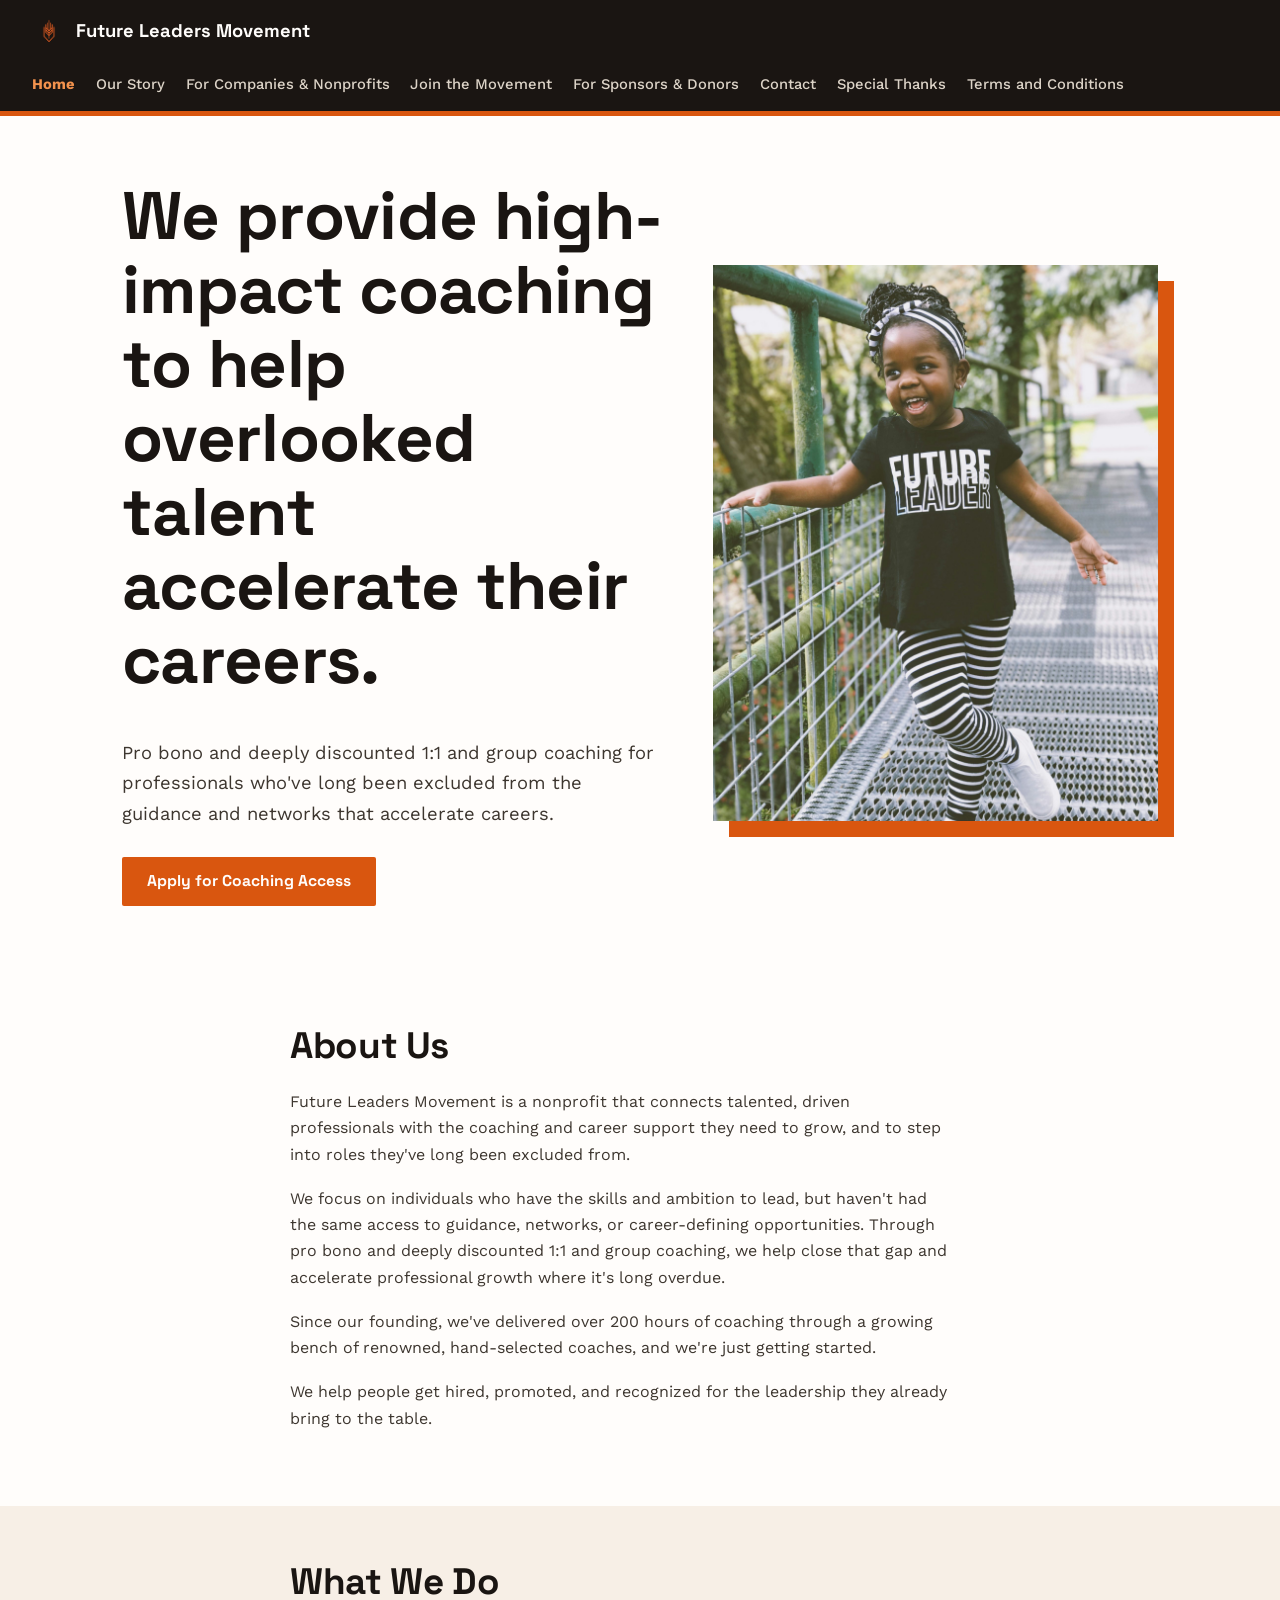
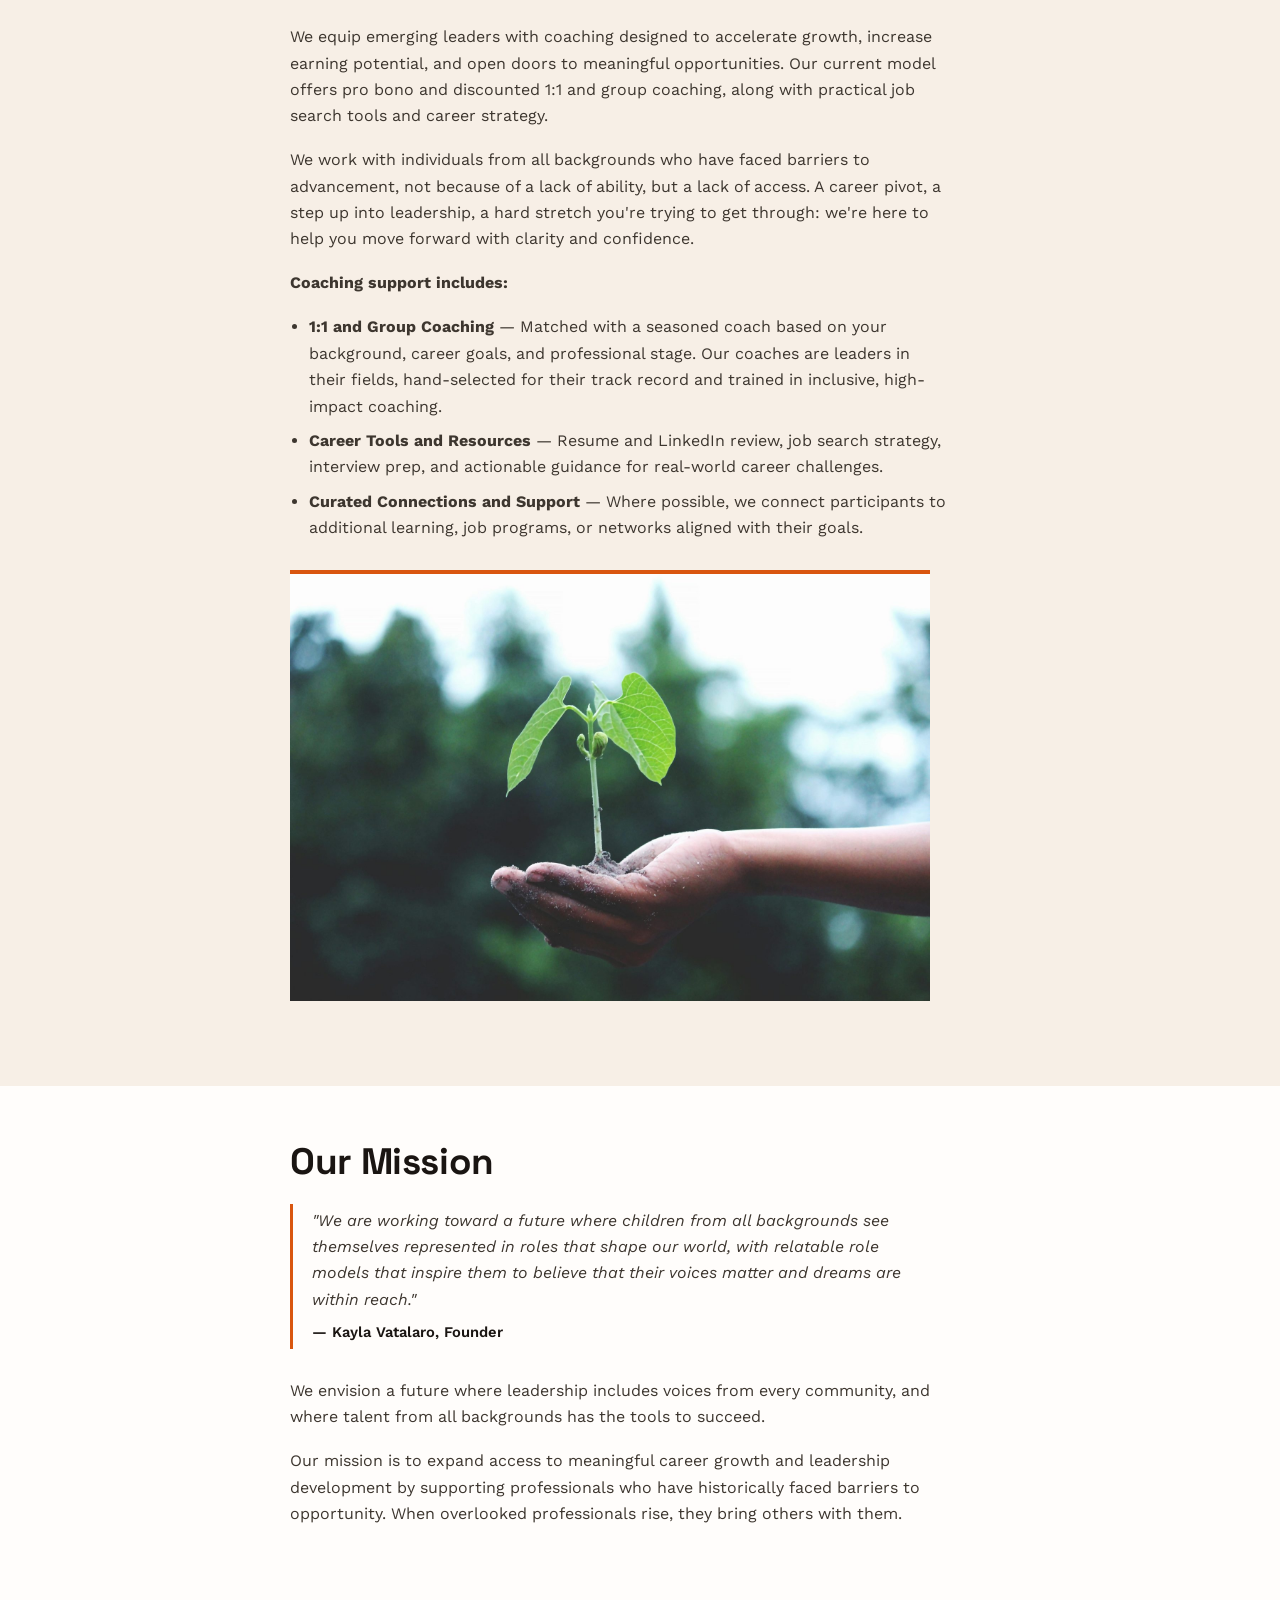
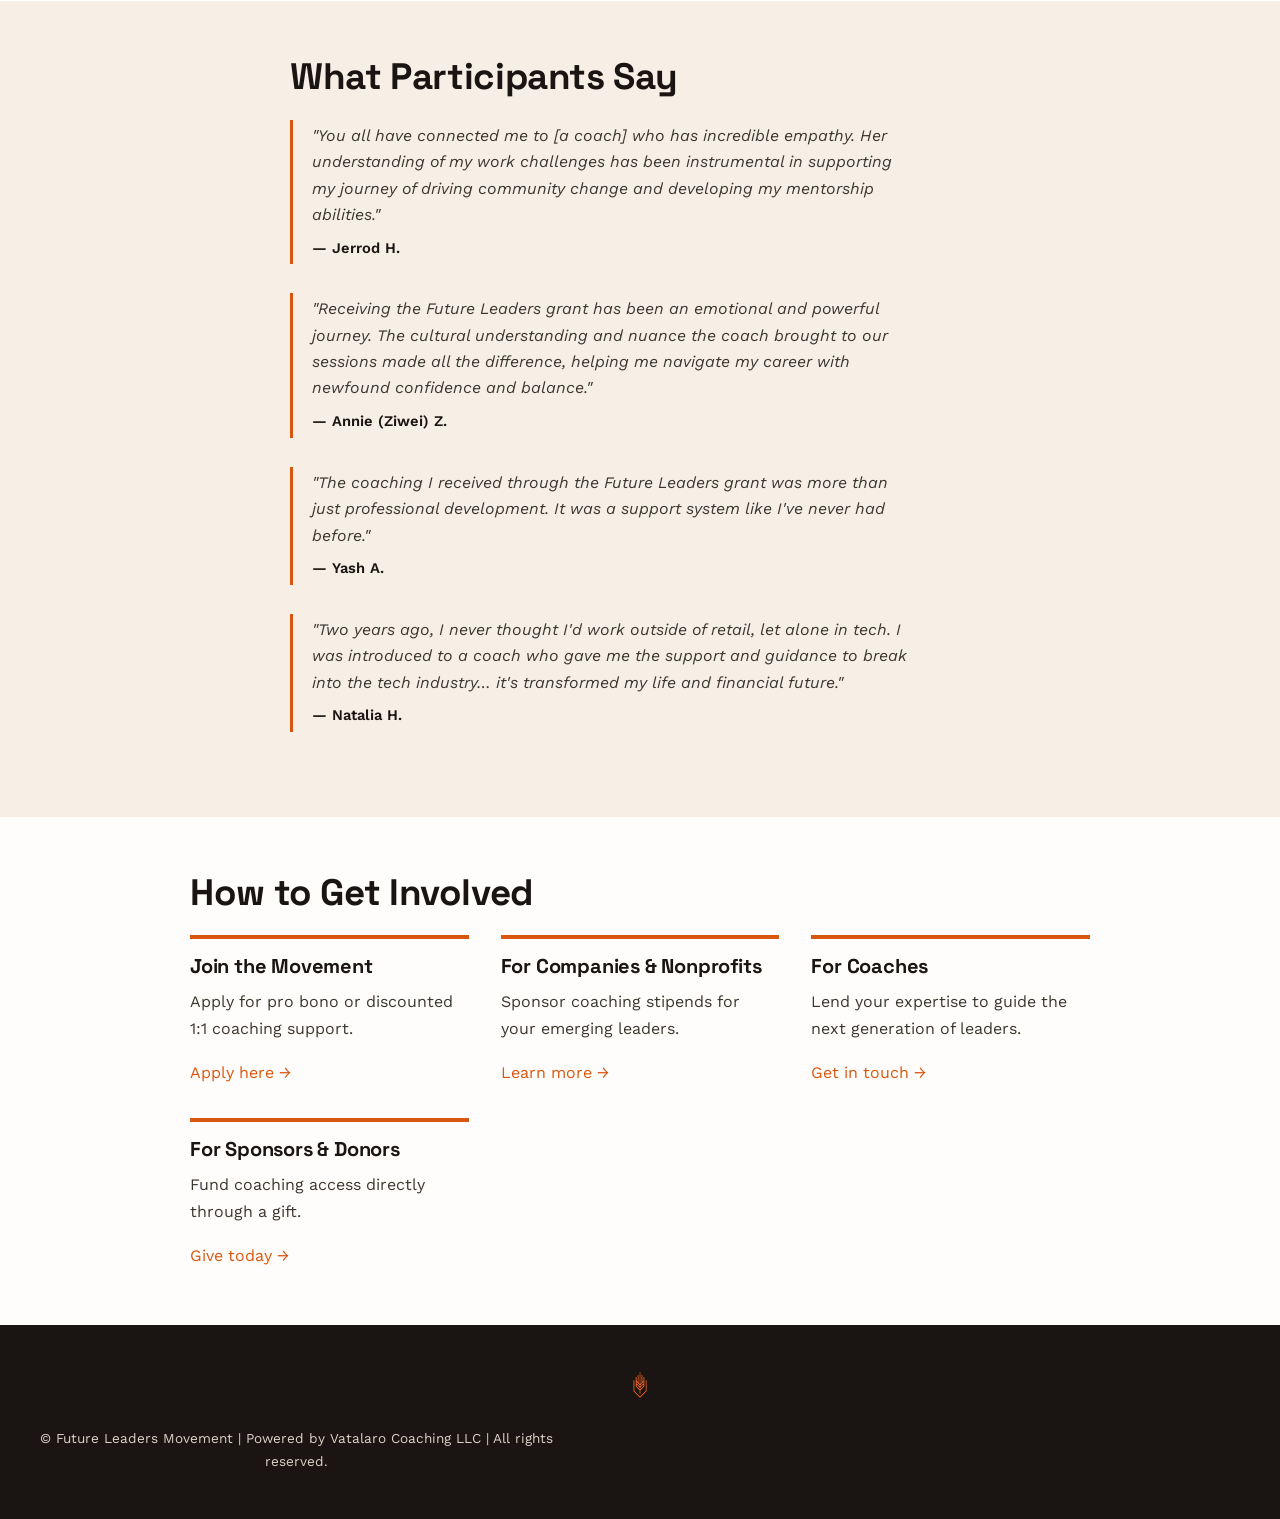
<file: index.html>
<!DOCTYPE html>
<html lang="en">
<head>
<meta charset="UTF-8">
<meta name="viewport" content="width=device-width, initial-scale=1.0">
<title>Future Leaders Movement</title>
<link rel="stylesheet" href="style.css">
</head>
<body>

<header class="site-header">
  <a href="index.html" class="wordmark"><img src="images/logo-icon.png" alt="">Future Leaders Movement</a>
  <button class="nav-toggle" aria-label="Toggle navigation" aria-expanded="false">&#9776;</button>
  <nav class="site-nav">
    <a href="index.html" aria-current="page">Home</a>
    <a href="our-story.html">Our Story</a>
    <a href="for-companies.html">For Companies &amp; Nonprofits</a>
    <a href="join-the-movement.html">Join the Movement</a>
    <a href="for-sponsors.html">For Sponsors &amp; Donors</a>
    <a href="contact.html">Contact</a>
    <a href="special-thanks.html">Special Thanks</a>
    <a href="terms.html">Terms and Conditions</a>
  </nav>
</header>

<section class="hero">
  <div class="hero-grid">
    <div class="hero-text">
      <h1>We provide high-impact coaching to help overlooked talent accelerate their careers.</h1>
      <p class="lede">Pro bono and deeply discounted 1:1 and group coaching for professionals who've long been excluded from the guidance and networks that accelerate careers.</p>
      <a href="join-the-movement.html" class="btn">Apply for Coaching Access</a>
    </div>
    <div class="hero-media">
      <img src="images/kiana-bosman.jpg" alt="A child wearing a 'Future Leader' t-shirt, smiling and running along a bridge.">
    </div>
  </div>
</section>

<section class="section">
  <div class="section-inner narrow">
    <h2>About Us</h2>
    <p>Future Leaders Movement is a nonprofit that connects talented, driven professionals with the coaching and career support they need to grow, and to step into roles they've long been excluded from.</p>
    <p>We focus on individuals who have the skills and ambition to lead, but haven't had the same access to guidance, networks, or career-defining opportunities. Through pro bono and deeply discounted 1:1 and group coaching, we help close that gap and accelerate professional growth where it's long overdue.</p>
    <p>Since our founding, we've delivered over 200 hours of coaching through a growing bench of renowned, hand-selected coaches, and we're just getting started.</p>
    <p>We help people get hired, promoted, and recognized for the leadership they already bring to the table.</p>
  </div>
</section>

<section class="section band-cream">
  <div class="section-inner narrow">
    <h2>What We Do</h2>
    <p>We equip emerging leaders with coaching designed to accelerate growth, increase earning potential, and open doors to meaningful opportunities. Our current model offers pro bono and discounted 1:1 and group coaching, along with practical job search tools and career strategy.</p>
    <p>We work with individuals from all backgrounds who have faced barriers to advancement, not because of a lack of ability, but a lack of access. A career pivot, a step up into leadership, a hard stretch you're trying to get through: we're here to help you move forward with clarity and confidence.</p>
    <p><strong>Coaching support includes:</strong></p>
    <ul>
      <li><strong>1:1 and Group Coaching</strong> — Matched with a seasoned coach based on your background, career goals, and professional stage. Our coaches are leaders in their fields, hand-selected for their track record and trained in inclusive, high-impact coaching.</li>
      <li><strong>Career Tools and Resources</strong> — Resume and LinkedIn review, job search strategy, interview prep, and actionable guidance for real-world career challenges.</li>
      <li><strong>Curated Connections and Support</strong> — Where possible, we connect participants to additional learning, job programs, or networks aligned with their goals.</li>
    </ul>
    <figure class="section-image">
      <img src="images/akil-mazumder.jpg" alt="A hand cradling a small seedling growing out of soil.">
    </figure>
  </div>
</section>

<section class="section">
  <div class="section-inner narrow">
    <h2>Our Mission</h2>
    <blockquote>
      <p>"We are working toward a future where children from all backgrounds see themselves represented in roles that shape our world, with relatable role models that inspire them to believe that their voices matter and dreams are within reach."</p>
      <cite>— Kayla Vatalaro, Founder</cite>
    </blockquote>
    <p>We envision a future where leadership includes voices from every community, and where talent from all backgrounds has the tools to succeed.</p>
    <p>Our mission is to expand access to meaningful career growth and leadership development by supporting professionals who have historically faced barriers to opportunity. When overlooked professionals rise, they bring others with them.</p>
  </div>
</section>

<section class="section band-cream">
  <div class="section-inner narrow">
    <h2>What Participants Say</h2>
    <blockquote>
      <p>"You all have connected me to [a coach] who has incredible empathy. Her understanding of my work challenges has been instrumental in supporting my journey of driving community change and developing my mentorship abilities."</p>
      <cite>— Jerrod H.</cite>
    </blockquote>
    <blockquote>
      <p>"Receiving the Future Leaders grant has been an emotional and powerful journey. The cultural understanding and nuance the coach brought to our sessions made all the difference, helping me navigate my career with newfound confidence and balance."</p>
      <cite>— Annie (Ziwei) Z.</cite>
    </blockquote>
    <blockquote>
      <p>"The coaching I received through the Future Leaders grant was more than just professional development. It was a support system like I've never had before."</p>
      <cite>— Yash A.</cite>
    </blockquote>
    <blockquote>
      <p>"Two years ago, I never thought I'd work outside of retail, let alone in tech. I was introduced to a coach who gave me the support and guidance to break into the tech industry… it's transformed my life and financial future."</p>
      <cite>— Natalia H.</cite>
    </blockquote>
  </div>
</section>

<section class="section">
  <div class="section-inner">
    <h2>How to Get Involved</h2>
    <div class="grid">
      <div class="grid-item">
        <h3>Join the Movement</h3>
        <p>Apply for pro bono or discounted 1:1 coaching support.</p>
        <a href="join-the-movement.html">Apply here &rarr;</a>
      </div>
      <div class="grid-item">
        <h3>For Companies &amp; Nonprofits</h3>
        <p>Sponsor coaching stipends for your emerging leaders.</p>
        <a href="for-companies.html">Learn more &rarr;</a>
      </div>
      <div class="grid-item">
        <h3>For Coaches</h3>
        <p>Lend your expertise to guide the next generation of leaders.</p>
        <a href="for-companies.html">Get in touch &rarr;</a>
      </div>
      <div class="grid-item">
        <h3>For Sponsors &amp; Donors</h3>
        <p>Fund coaching access directly through a gift.</p>
        <a href="for-sponsors.html">Give today &rarr;</a>
      </div>
    </div>
  </div>
</section>

<footer class="site-footer">
  <img src="images/logo-icon.png" alt="Future Leaders Movement">
  <p>&copy; Future Leaders Movement | Powered by Vatalaro Coaching LLC | All rights reserved.</p>
</footer>

<script src="script.js" defer></script>
</body>
</html>
</file>
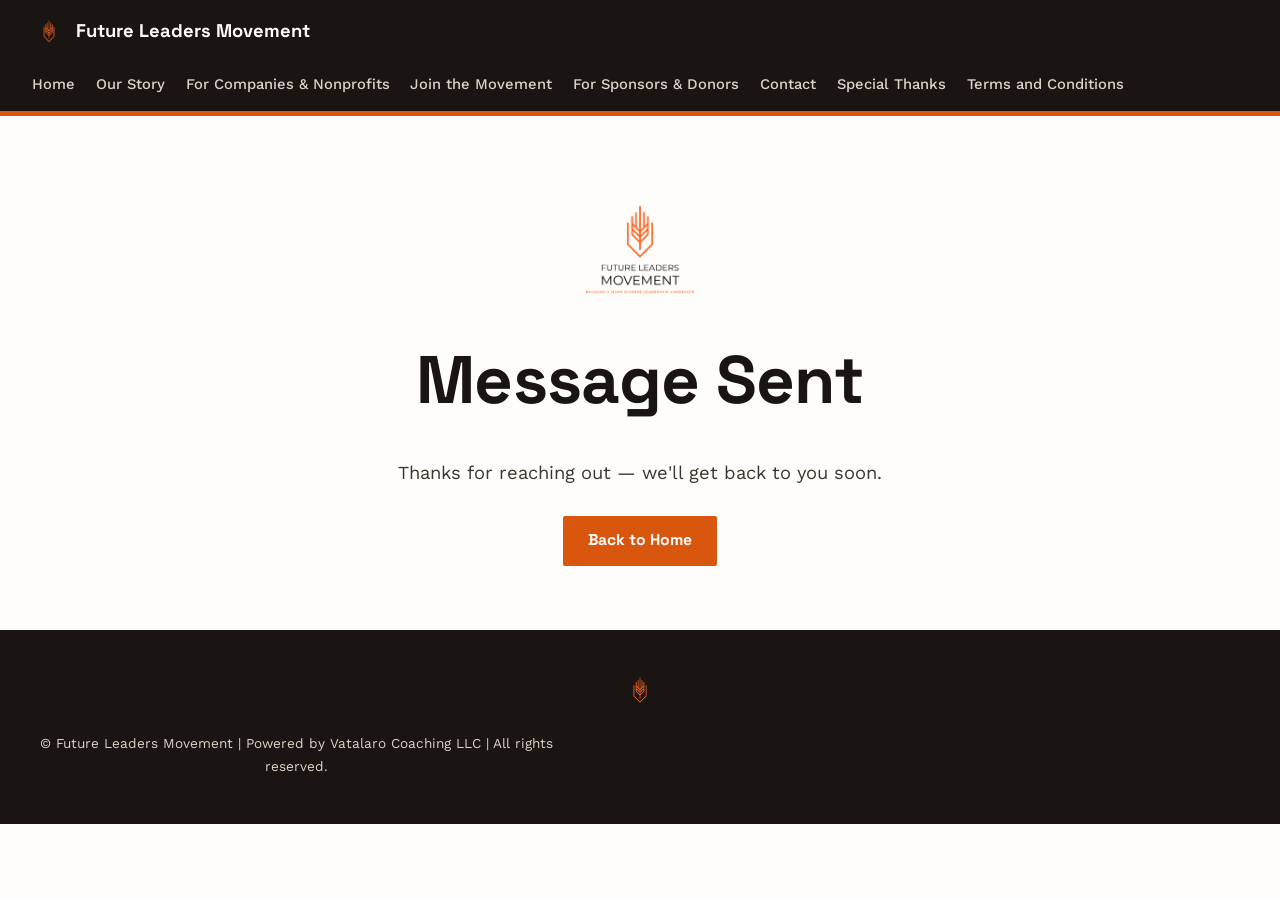
<file: contact-thanks.html>
<!DOCTYPE html>
<html lang="en">
<head>
<meta charset="UTF-8">
<meta name="viewport" content="width=device-width, initial-scale=1.0">
<title>Thank You | Future Leaders Movement</title>
<link rel="stylesheet" href="style.css">
</head>
<body>

<header class="site-header">
  <a href="index.html" class="wordmark"><img src="images/logo-icon.png" alt="">Future Leaders Movement</a>
  <button class="nav-toggle" aria-label="Toggle navigation" aria-expanded="false">&#9776;</button>
  <nav class="site-nav">
    <a href="index.html">Home</a>
    <a href="our-story.html">Our Story</a>
    <a href="for-companies.html">For Companies &amp; Nonprofits</a>
    <a href="join-the-movement.html">Join the Movement</a>
    <a href="for-sponsors.html">For Sponsors &amp; Donors</a>
    <a href="contact.html">Contact</a>
    <a href="special-thanks.html">Special Thanks</a>
    <a href="terms.html">Terms and Conditions</a>
  </nav>
</header>

<section class="hero centered">
  <img src="images/logo-full.png" alt="Future Leaders Movement" class="hero-logo">
  <h1>Message Sent</h1>
  <p class="lede">Thanks for reaching out — we'll get back to you soon.</p>
  <a href="index.html" class="btn">Back to Home</a>
</section>

<footer class="site-footer">
  <img src="images/logo-icon.png" alt="Future Leaders Movement">
  <p>&copy; Future Leaders Movement | Powered by Vatalaro Coaching LLC | All rights reserved.</p>
</footer>

<script src="script.js" defer></script>
</body>
</html>
</file>
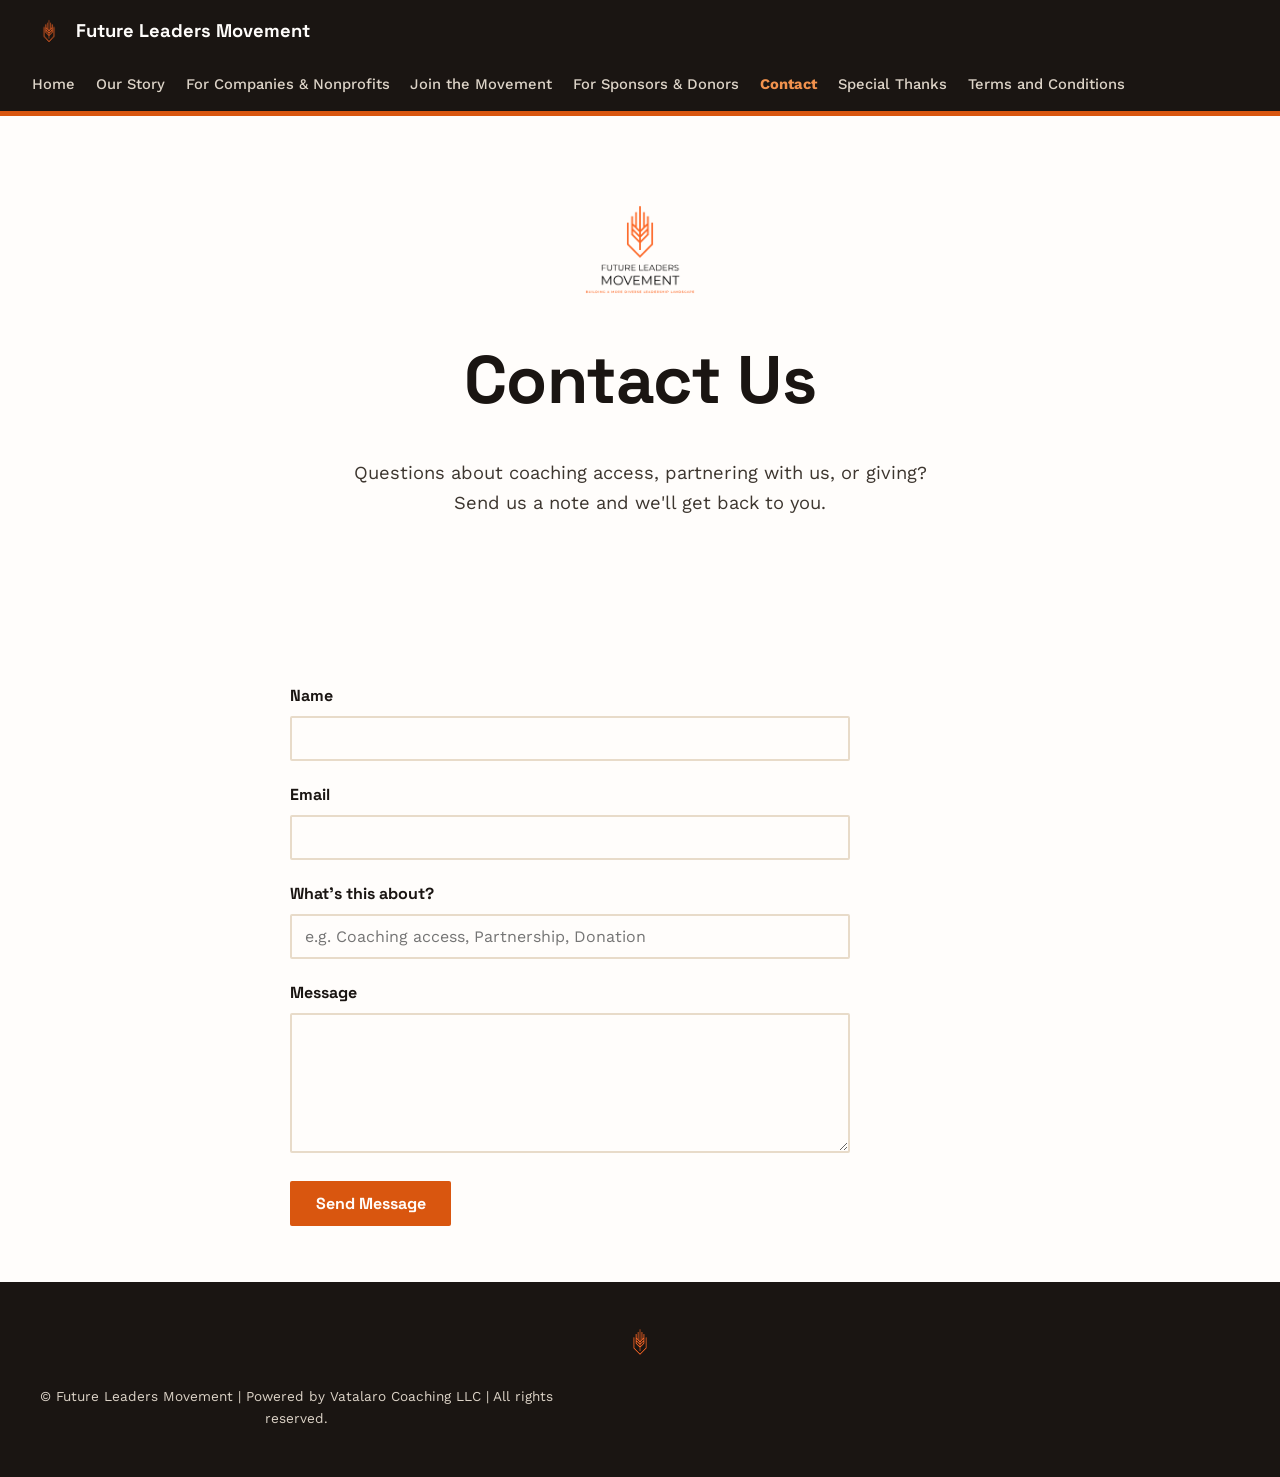
<file: contact.html>
<!DOCTYPE html>
<html lang="en">
<head>
<meta charset="UTF-8">
<meta name="viewport" content="width=device-width, initial-scale=1.0">
<title>Contact Us | Future Leaders Movement</title>
<link rel="stylesheet" href="style.css">
</head>
<body>

<header class="site-header">
  <a href="index.html" class="wordmark"><img src="images/logo-icon.png" alt="">Future Leaders Movement</a>
  <button class="nav-toggle" aria-label="Toggle navigation" aria-expanded="false">&#9776;</button>
  <nav class="site-nav">
    <a href="index.html">Home</a>
    <a href="our-story.html">Our Story</a>
    <a href="for-companies.html">For Companies &amp; Nonprofits</a>
    <a href="join-the-movement.html">Join the Movement</a>
    <a href="for-sponsors.html">For Sponsors &amp; Donors</a>
    <a href="contact.html" aria-current="page">Contact</a>
    <a href="special-thanks.html">Special Thanks</a>
    <a href="terms.html">Terms and Conditions</a>
  </nav>
</header>

<section class="hero centered">
  <img src="images/logo-full.png" alt="Future Leaders Movement" class="hero-logo">
  <h1>Contact Us</h1>
  <p class="lede">Questions about coaching access, partnering with us, or giving? Send us a note and we'll get back to you.</p>
</section>

<section class="section">
  <div class="section-inner narrow">
    <form class="contact-form" action="https://formsubmit.co/hello@futureleadersmovement.org" method="POST">
      <input type="hidden" name="_subject" value="New message from futureleadersmovement.org">
      <input type="hidden" name="_captcha" value="false">
      <input type="hidden" name="_next" value="https://futureleadersmovement.org/contact-thanks.html">

      <label>Name
        <input type="text" name="name" required>
      </label>

      <label>Email
        <input type="email" name="email" required>
      </label>

      <label>What's this about?
        <input type="text" name="subject" placeholder="e.g. Coaching access, Partnership, Donation">
      </label>

      <label>Message
        <textarea name="message" required></textarea>
      </label>

      <button type="submit" class="btn">Send Message</button>
    </form>
  </div>
</section>

<footer class="site-footer">
  <img src="images/logo-icon.png" alt="Future Leaders Movement">
  <p>&copy; Future Leaders Movement | Powered by Vatalaro Coaching LLC | All rights reserved.</p>
</footer>

<script src="script.js" defer></script>
</body>
</html>
</file>
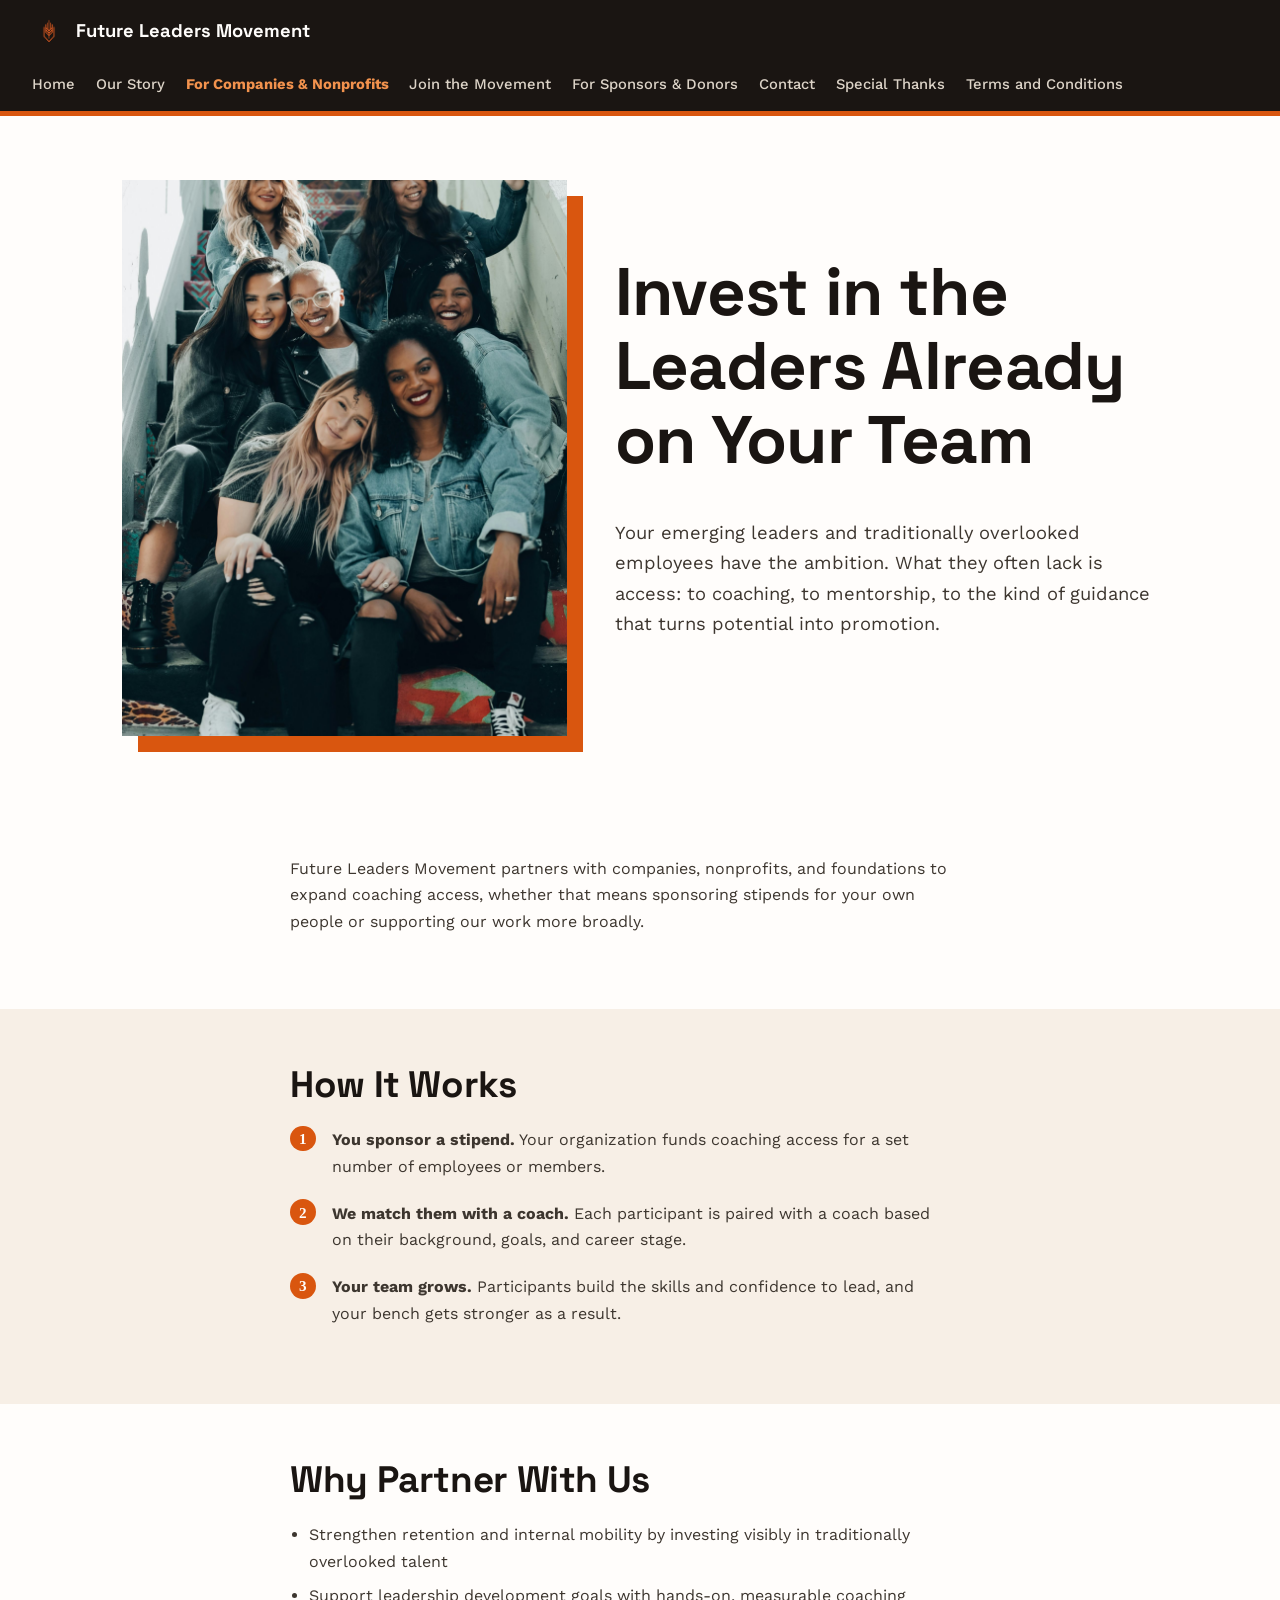
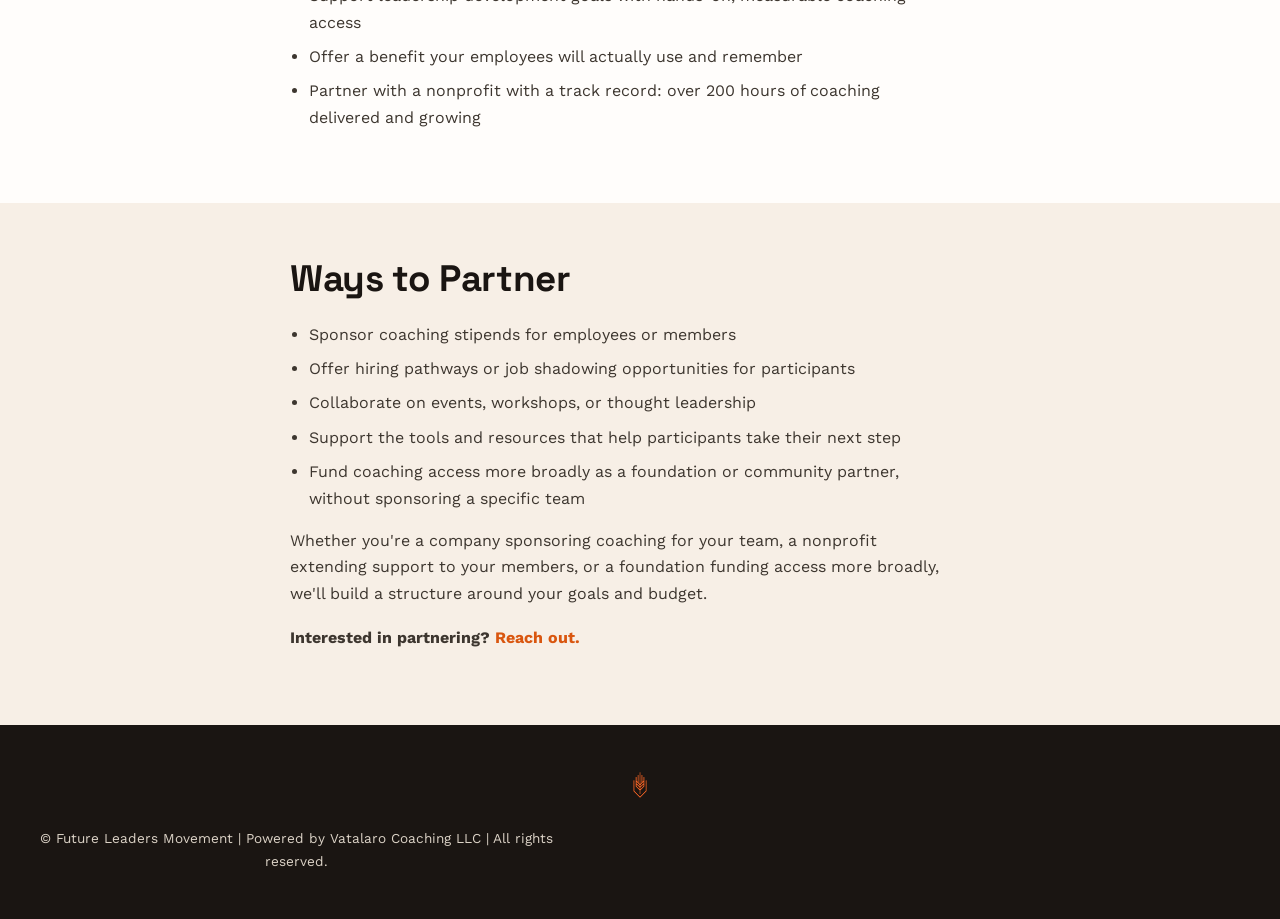
<file: for-companies.html>
<!DOCTYPE html>
<html lang="en">
<head>
<meta charset="UTF-8">
<meta name="viewport" content="width=device-width, initial-scale=1.0">
<title>For Companies &amp; Nonprofits | Future Leaders Movement</title>
<link rel="stylesheet" href="style.css">
</head>
<body>

<header class="site-header">
  <a href="index.html" class="wordmark"><img src="images/logo-icon.png" alt="">Future Leaders Movement</a>
  <button class="nav-toggle" aria-label="Toggle navigation" aria-expanded="false">&#9776;</button>
  <nav class="site-nav">
    <a href="index.html">Home</a>
    <a href="our-story.html">Our Story</a>
    <a href="for-companies.html" aria-current="page">For Companies &amp; Nonprofits</a>
    <a href="join-the-movement.html">Join the Movement</a>
    <a href="for-sponsors.html">For Sponsors &amp; Donors</a>
    <a href="contact.html">Contact</a>
    <a href="special-thanks.html">Special Thanks</a>
    <a href="terms.html">Terms and Conditions</a>
  </nav>
</header>

<section class="hero">
  <div class="hero-grid reverse">
    <div class="hero-text">
      <h1>Invest in the Leaders Already on Your Team</h1>
      <p class="lede">Your emerging leaders and traditionally overlooked employees have the ambition. What they often lack is access: to coaching, to mentorship, to the kind of guidance that turns potential into promotion.</p>
    </div>
    <div class="hero-media">
      <img src="images/joel-muniz.jpg" alt="A group of seven women smiling together on an outdoor staircase.">
    </div>
  </div>
</section>

<section class="section">
  <div class="section-inner narrow">
    <p>Future Leaders Movement partners with companies, nonprofits, and foundations to expand coaching access, whether that means sponsoring stipends for your own people or supporting our work more broadly.</p>
  </div>
</section>

<section class="section band-cream">
  <div class="section-inner narrow">
    <h2>How It Works</h2>
    <ol class="steps">
      <li><strong>You sponsor a stipend.</strong> Your organization funds coaching access for a set number of employees or members.</li>
      <li><strong>We match them with a coach.</strong> Each participant is paired with a coach based on their background, goals, and career stage.</li>
      <li><strong>Your team grows.</strong> Participants build the skills and confidence to lead, and your bench gets stronger as a result.</li>
    </ol>
  </div>
</section>

<section class="section">
  <div class="section-inner narrow">
    <h2>Why Partner With Us</h2>
    <ul>
      <li>Strengthen retention and internal mobility by investing visibly in traditionally overlooked talent</li>
      <li>Support leadership development goals with hands-on, measurable coaching access</li>
      <li>Offer a benefit your employees will actually use and remember</li>
      <li>Partner with a nonprofit with a track record: over 200 hours of coaching delivered and growing</li>
    </ul>
  </div>
</section>

<section class="section band-cream">
  <div class="section-inner narrow">
    <h2>Ways to Partner</h2>
    <ul>
      <li>Sponsor coaching stipends for employees or members</li>
      <li>Offer hiring pathways or job shadowing opportunities for participants</li>
      <li>Collaborate on events, workshops, or thought leadership</li>
      <li>Support the tools and resources that help participants take their next step</li>
      <li>Fund coaching access more broadly as a foundation or community partner, without sponsoring a specific team</li>
    </ul>
    <p>Whether you're a company sponsoring coaching for your team, a nonprofit extending support to your members, or a foundation funding access more broadly, we'll build a structure around your goals and budget.</p>
    <p><strong>Interested in partnering? <a href="contact.html">Reach out.</a></strong></p>
  </div>
</section>

<footer class="site-footer">
  <img src="images/logo-icon.png" alt="Future Leaders Movement">
  <p>&copy; Future Leaders Movement | Powered by Vatalaro Coaching LLC | All rights reserved.</p>
</footer>

<script src="script.js" defer></script>
</body>
</html>
</file>
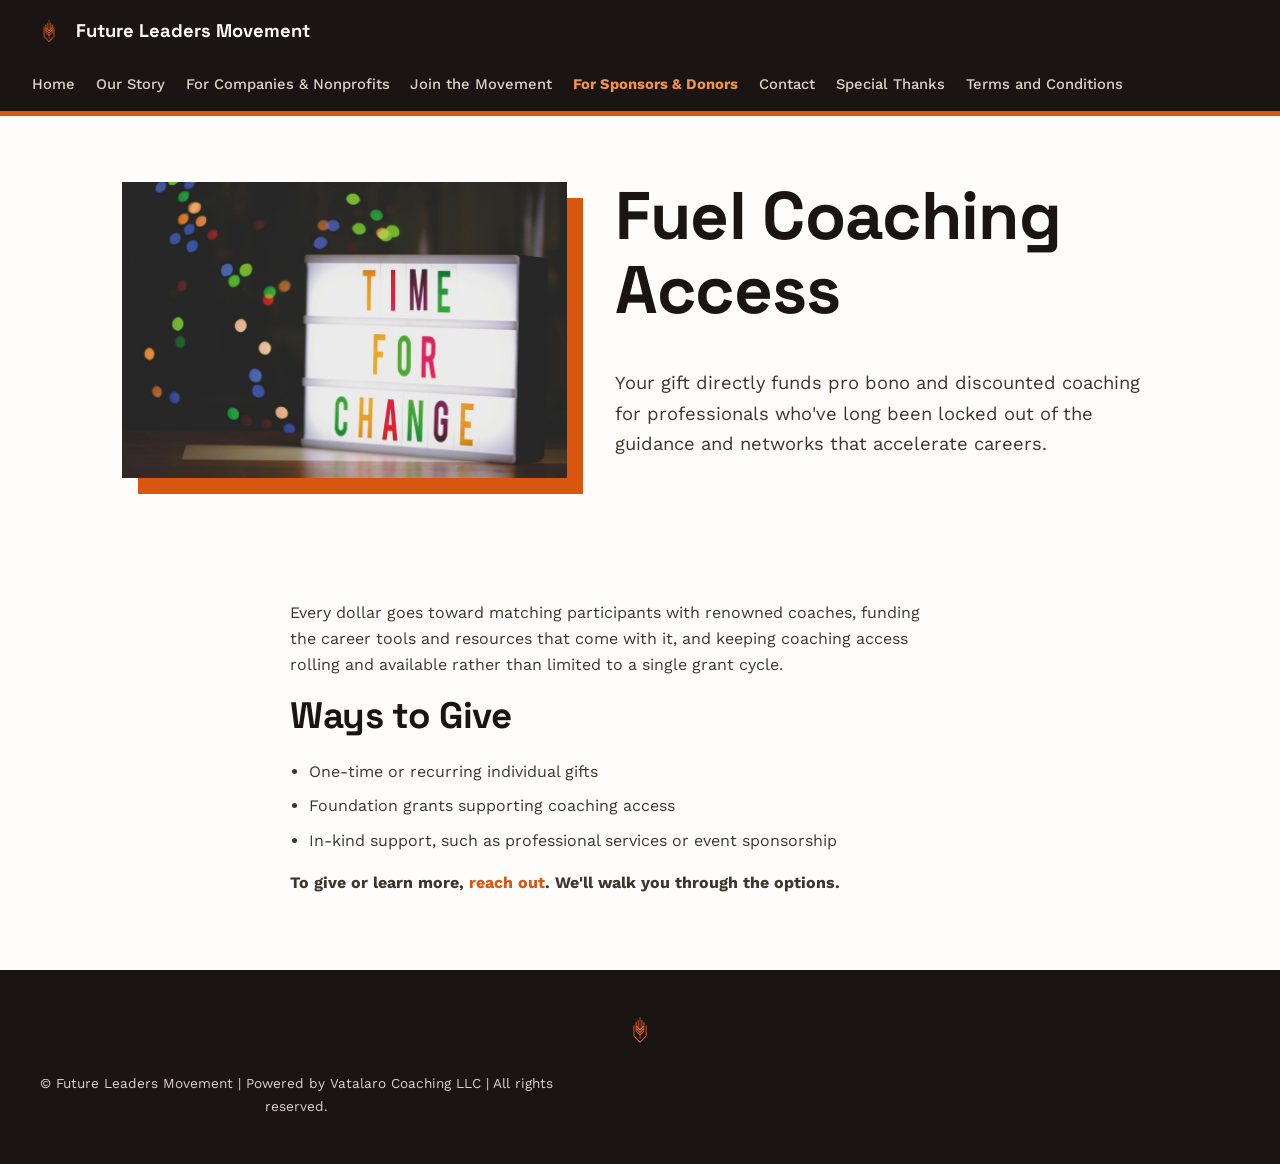
<file: for-sponsors.html>
<!DOCTYPE html>
<html lang="en">
<head>
<meta charset="UTF-8">
<meta name="viewport" content="width=device-width, initial-scale=1.0">
<title>For Sponsors &amp; Donors | Future Leaders Movement</title>
<link rel="stylesheet" href="style.css">
</head>
<body>

<header class="site-header">
  <a href="index.html" class="wordmark"><img src="images/logo-icon.png" alt="">Future Leaders Movement</a>
  <button class="nav-toggle" aria-label="Toggle navigation" aria-expanded="false">&#9776;</button>
  <nav class="site-nav">
    <a href="index.html">Home</a>
    <a href="our-story.html">Our Story</a>
    <a href="for-companies.html">For Companies &amp; Nonprofits</a>
    <a href="join-the-movement.html">Join the Movement</a>
    <a href="for-sponsors.html" aria-current="page">For Sponsors &amp; Donors</a>
    <a href="contact.html">Contact</a>
    <a href="special-thanks.html">Special Thanks</a>
    <a href="terms.html">Terms and Conditions</a>
  </nav>
</header>

<section class="hero">
  <div class="hero-grid reverse">
    <div class="hero-text">
      <h1>Fuel Coaching Access</h1>
      <p class="lede">Your gift directly funds pro bono and discounted coaching for professionals who've long been locked out of the guidance and networks that accelerate careers.</p>
    </div>
    <div class="hero-media wide">
      <img src="images/alexas-fotos.jpg" alt="A lightbox sign reading 'Time for Change' surrounded by colorful bokeh lights.">
    </div>
  </div>
</section>

<section class="section">
  <div class="section-inner narrow">
    <p>Every dollar goes toward matching participants with renowned coaches, funding the career tools and resources that come with it, and keeping coaching access rolling and available rather than limited to a single grant cycle.</p>

    <h2>Ways to Give</h2>
    <ul>
      <li>One-time or recurring individual gifts</li>
      <li>Foundation grants supporting coaching access</li>
      <li>In-kind support, such as professional services or event sponsorship</li>
    </ul>
    <p><strong>To give or learn more, <a href="contact.html">reach out</a>. We'll walk you through the options.</strong></p>
  </div>
</section>

<footer class="site-footer">
  <img src="images/logo-icon.png" alt="Future Leaders Movement">
  <p>&copy; Future Leaders Movement | Powered by Vatalaro Coaching LLC | All rights reserved.</p>
</footer>

<script src="script.js" defer></script>
</body>
</html>
</file>
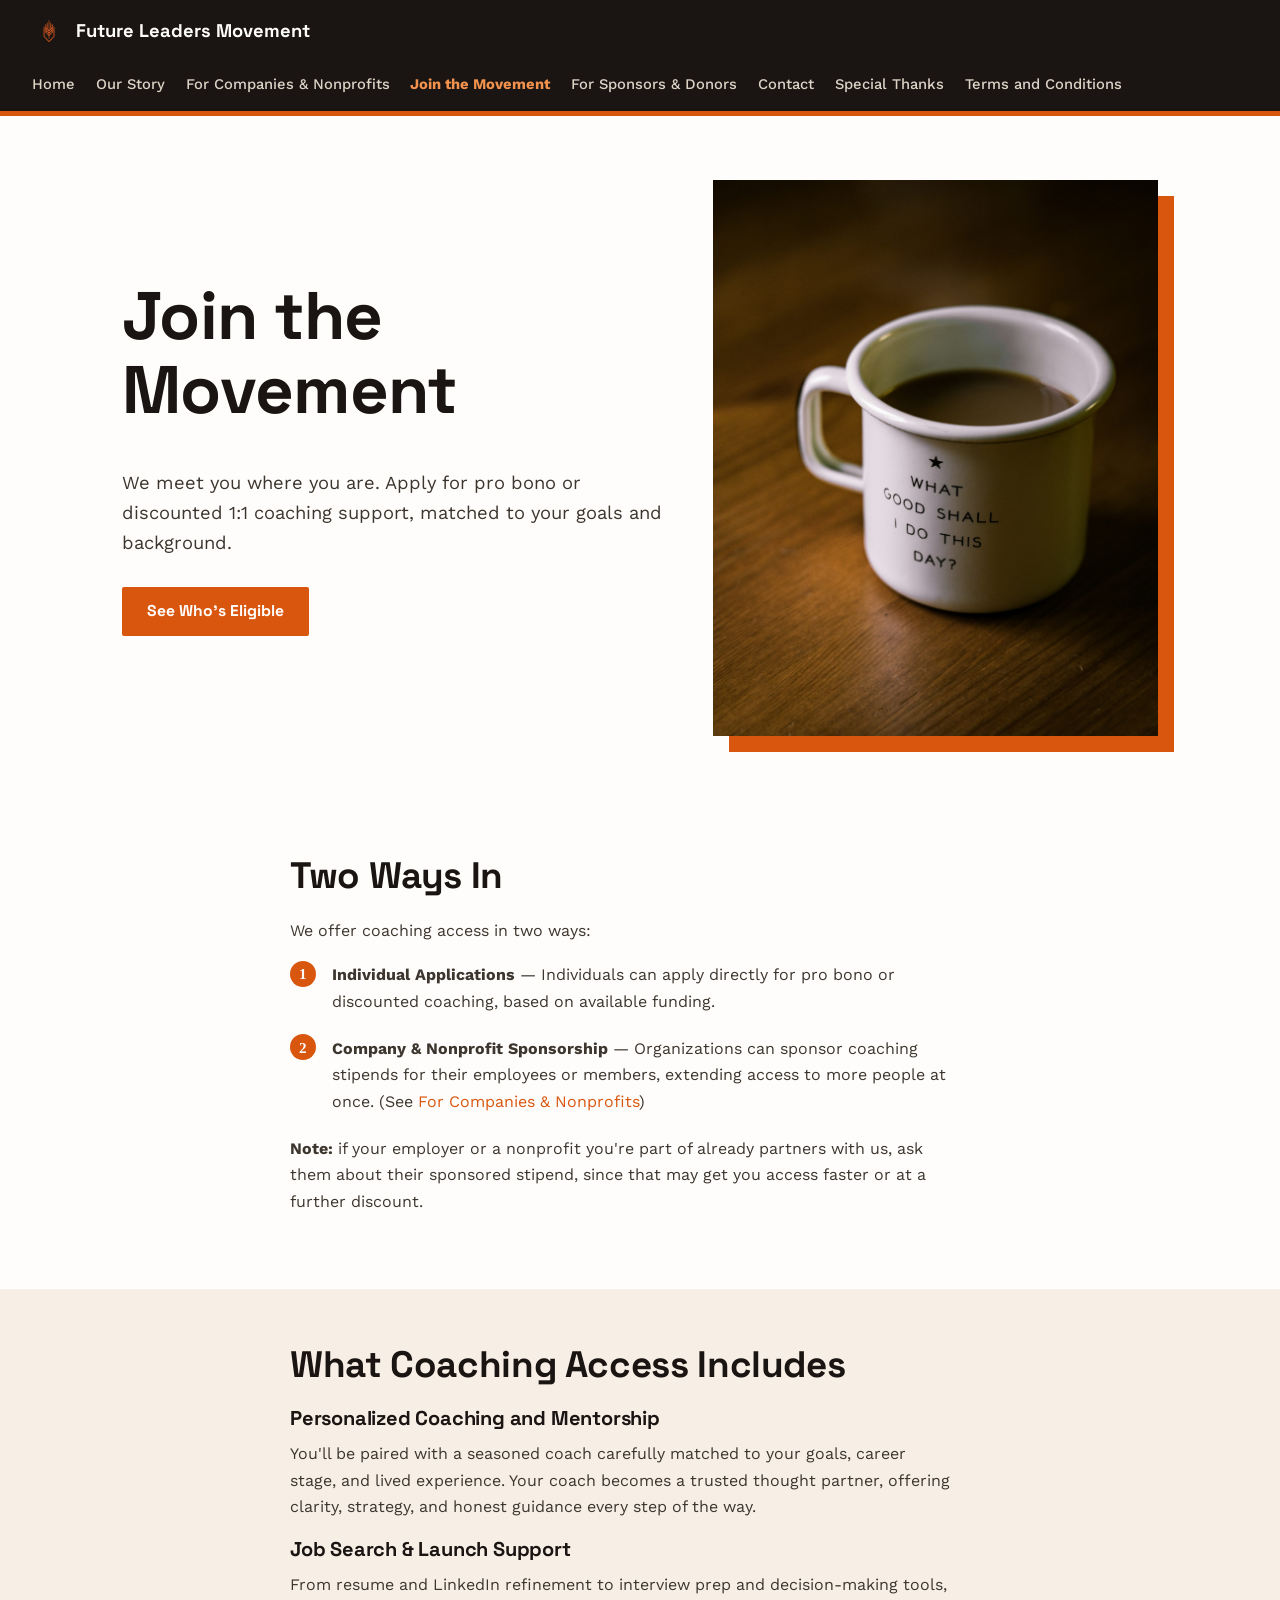
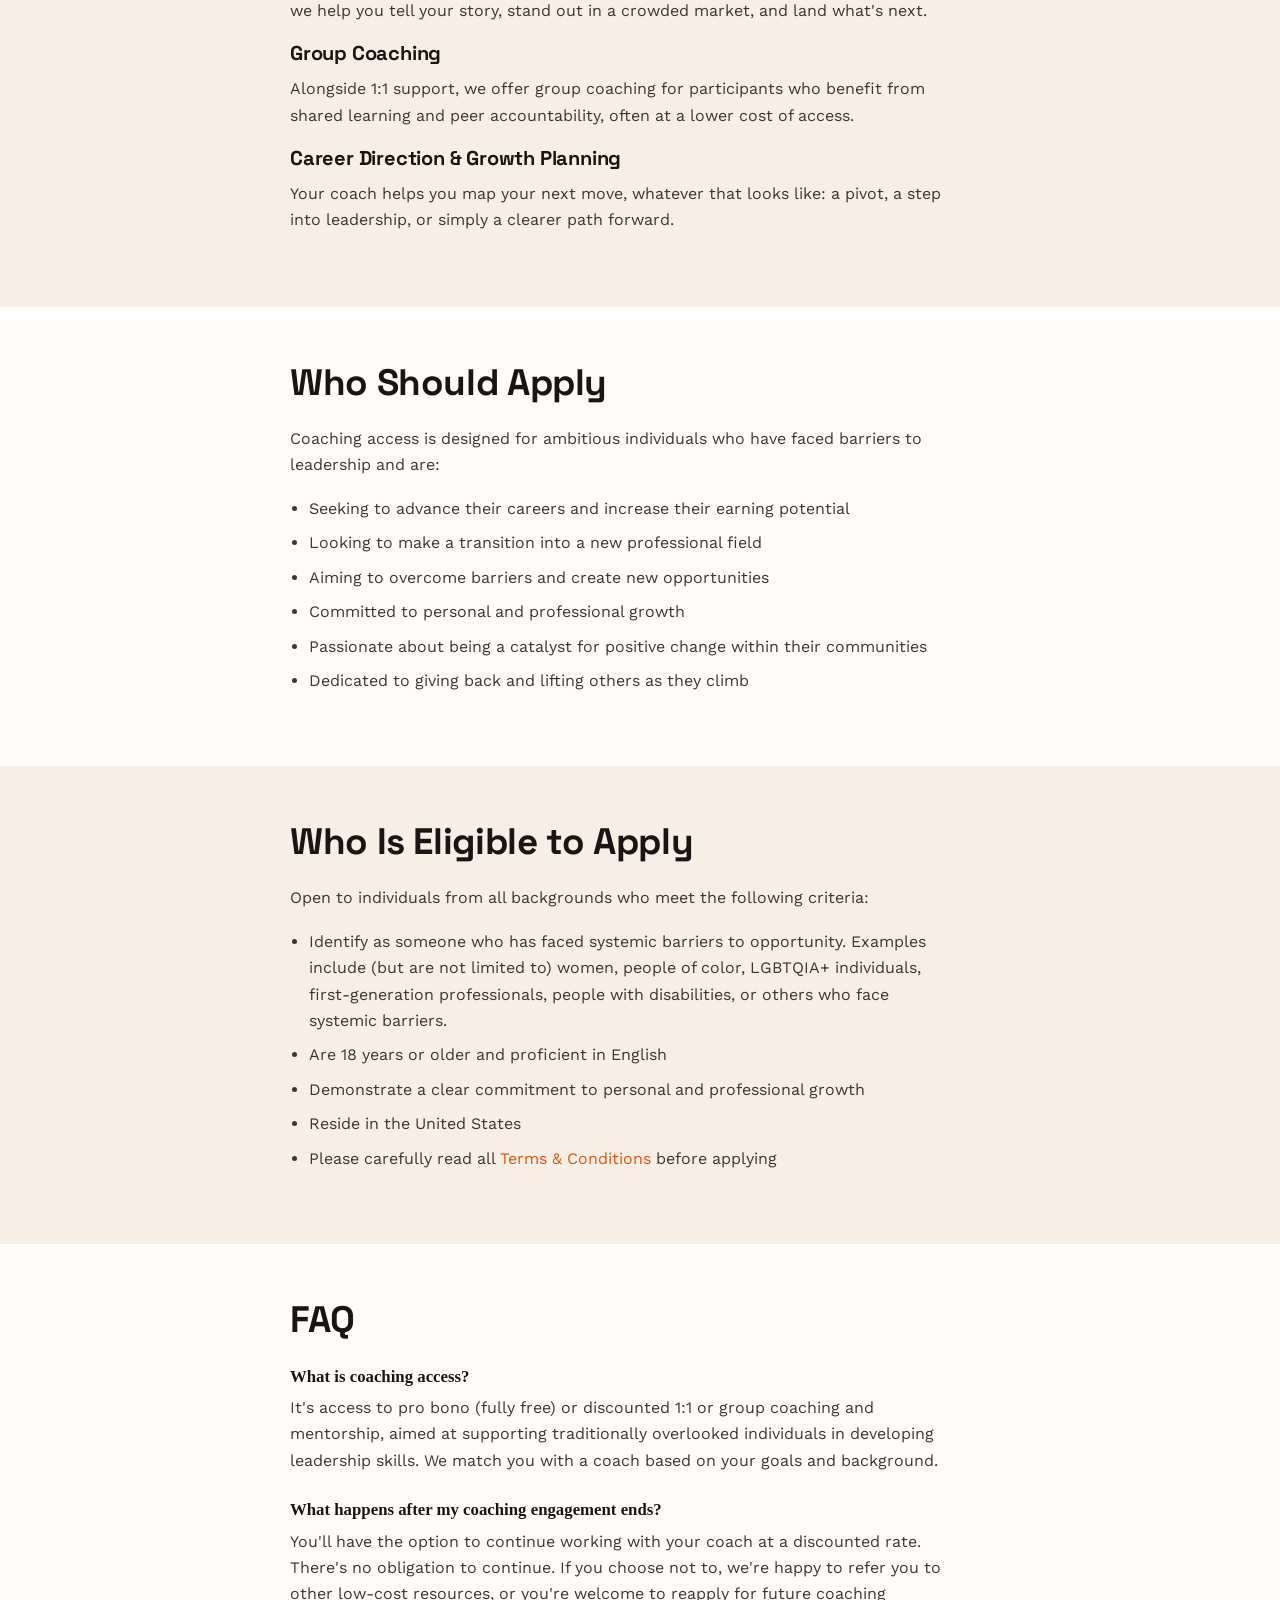
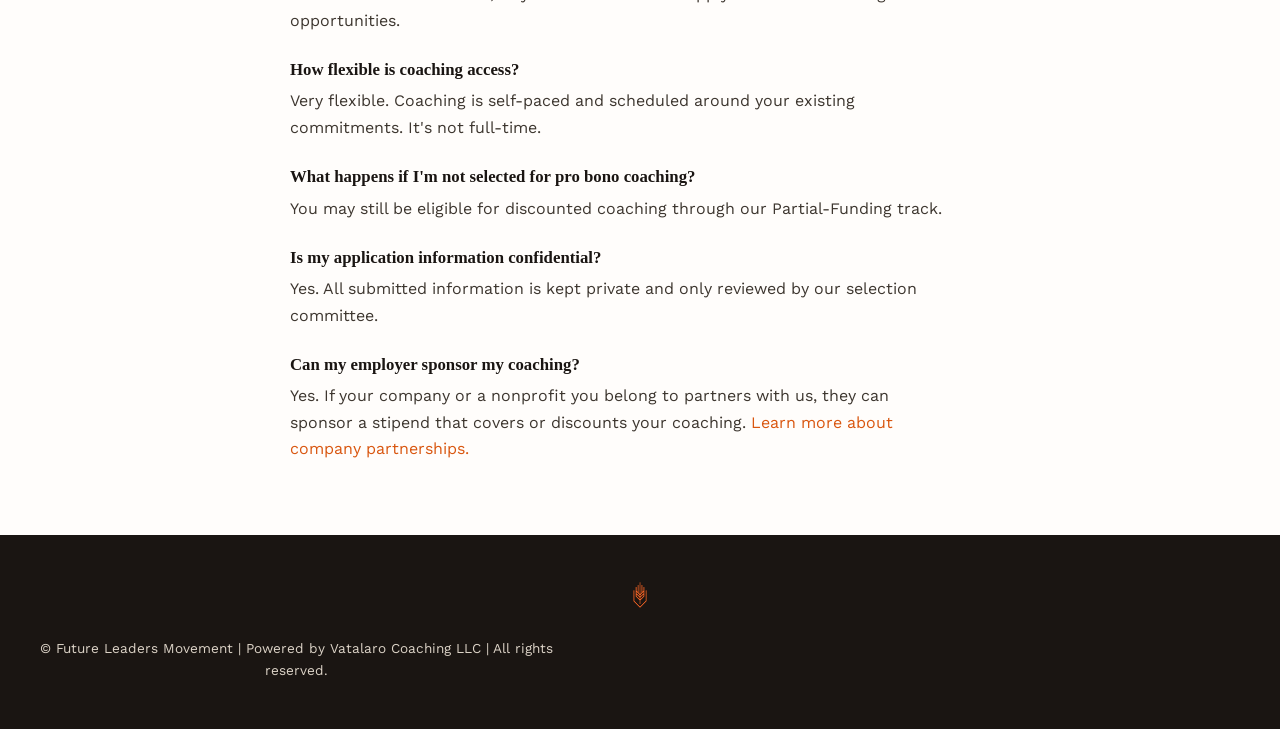
<file: join-the-movement.html>
<!DOCTYPE html>
<html lang="en">
<head>
<meta charset="UTF-8">
<meta name="viewport" content="width=device-width, initial-scale=1.0">
<title>Join the Movement | Future Leaders Movement</title>
<link rel="stylesheet" href="style.css">
</head>
<body>

<header class="site-header">
  <a href="index.html" class="wordmark"><img src="images/logo-icon.png" alt="">Future Leaders Movement</a>
  <button class="nav-toggle" aria-label="Toggle navigation" aria-expanded="false">&#9776;</button>
  <nav class="site-nav">
    <a href="index.html">Home</a>
    <a href="our-story.html">Our Story</a>
    <a href="for-companies.html">For Companies &amp; Nonprofits</a>
    <a href="join-the-movement.html" aria-current="page">Join the Movement</a>
    <a href="for-sponsors.html">For Sponsors &amp; Donors</a>
    <a href="contact.html">Contact</a>
    <a href="special-thanks.html">Special Thanks</a>
    <a href="terms.html">Terms and Conditions</a>
  </nav>
</header>

<section class="hero">
  <div class="hero-grid">
    <div class="hero-text">
      <h1>Join the Movement</h1>
      <p class="lede">We meet you where you are. Apply for pro bono or discounted 1:1 coaching support, matched to your goals and background.</p>
      <a href="#eligibility" class="btn">See Who's Eligible</a>
    </div>
    <div class="hero-media">
      <img src="images/nathan-lemon.jpg" alt="A mug reading 'What good shall I do this day?' filled with coffee.">
    </div>
  </div>
</section>

<section class="section">
  <div class="section-inner narrow">
    <h2>Two Ways In</h2>
    <p>We offer coaching access in two ways:</p>
    <ol class="steps">
      <li><strong>Individual Applications</strong> — Individuals can apply directly for pro bono or discounted coaching, based on available funding.</li>
      <li><strong>Company &amp; Nonprofit Sponsorship</strong> — Organizations can sponsor coaching stipends for their employees or members, extending access to more people at once. (See <a href="for-companies.html">For Companies &amp; Nonprofits</a>)</li>
    </ol>
    <p><strong>Note:</strong> if your employer or a nonprofit you're part of already partners with us, ask them about their sponsored stipend, since that may get you access faster or at a further discount.</p>
  </div>
</section>

<section class="section band-cream">
  <div class="section-inner narrow">
    <h2>What Coaching Access Includes</h2>

    <h3>Personalized Coaching and Mentorship</h3>
    <p>You'll be paired with a seasoned coach carefully matched to your goals, career stage, and lived experience. Your coach becomes a trusted thought partner, offering clarity, strategy, and honest guidance every step of the way.</p>

    <h3>Job Search &amp; Launch Support</h3>
    <p>From resume and LinkedIn refinement to interview prep and decision-making tools, we help you tell your story, stand out in a crowded market, and land what's next.</p>

    <h3>Group Coaching</h3>
    <p>Alongside 1:1 support, we offer group coaching for participants who benefit from shared learning and peer accountability, often at a lower cost of access.</p>

    <h3>Career Direction &amp; Growth Planning</h3>
    <p>Your coach helps you map your next move, whatever that looks like: a pivot, a step into leadership, or simply a clearer path forward.</p>
  </div>
</section>

<section class="section">
  <div class="section-inner narrow">
    <h2>Who Should Apply</h2>
    <p>Coaching access is designed for ambitious individuals who have faced barriers to leadership and are:</p>
    <ul>
      <li>Seeking to advance their careers and increase their earning potential</li>
      <li>Looking to make a transition into a new professional field</li>
      <li>Aiming to overcome barriers and create new opportunities</li>
      <li>Committed to personal and professional growth</li>
      <li>Passionate about being a catalyst for positive change within their communities</li>
      <li>Dedicated to giving back and lifting others as they climb</li>
    </ul>
  </div>
</section>

<section class="section band-cream" id="eligibility">
  <div class="section-inner narrow">
    <h2>Who Is Eligible to Apply</h2>
    <p>Open to individuals from all backgrounds who meet the following criteria:</p>
    <ul>
      <li>Identify as someone who has faced systemic barriers to opportunity. Examples include (but are not limited to) women, people of color, LGBTQIA+ individuals, first-generation professionals, people with disabilities, or others who face systemic barriers.</li>
      <li>Are 18 years or older and proficient in English</li>
      <li>Demonstrate a clear commitment to personal and professional growth</li>
      <li>Reside in the United States</li>
      <li>Please carefully read all <a href="terms.html">Terms &amp; Conditions</a> before applying</li>
    </ul>
  </div>
</section>

<section class="section">
  <div class="section-inner narrow">
    <h2>FAQ</h2>
    <dl class="faq">
      <dt>What is coaching access?</dt>
      <dd>It's access to pro bono (fully free) or discounted 1:1 or group coaching and mentorship, aimed at supporting traditionally overlooked individuals in developing leadership skills. We match you with a coach based on your goals and background.</dd>

      <dt>What happens after my coaching engagement ends?</dt>
      <dd>You'll have the option to continue working with your coach at a discounted rate. There's no obligation to continue. If you choose not to, we're happy to refer you to other low-cost resources, or you're welcome to reapply for future coaching opportunities.</dd>

      <dt>How flexible is coaching access?</dt>
      <dd>Very flexible. Coaching is self-paced and scheduled around your existing commitments. It's not full-time.</dd>

      <dt>What happens if I'm not selected for pro bono coaching?</dt>
      <dd>You may still be eligible for discounted coaching through our Partial-Funding track.</dd>

      <dt>Is my application information confidential?</dt>
      <dd>Yes. All submitted information is kept private and only reviewed by our selection committee.</dd>

      <dt>Can my employer sponsor my coaching?</dt>
      <dd>Yes. If your company or a nonprofit you belong to partners with us, they can sponsor a stipend that covers or discounts your coaching. <a href="for-companies.html">Learn more about company partnerships.</a></dd>
    </dl>
  </div>
</section>

<footer class="site-footer">
  <img src="images/logo-icon.png" alt="Future Leaders Movement">
  <p>&copy; Future Leaders Movement | Powered by Vatalaro Coaching LLC | All rights reserved.</p>
</footer>

<script src="script.js" defer></script>
</body>
</html>
</file>
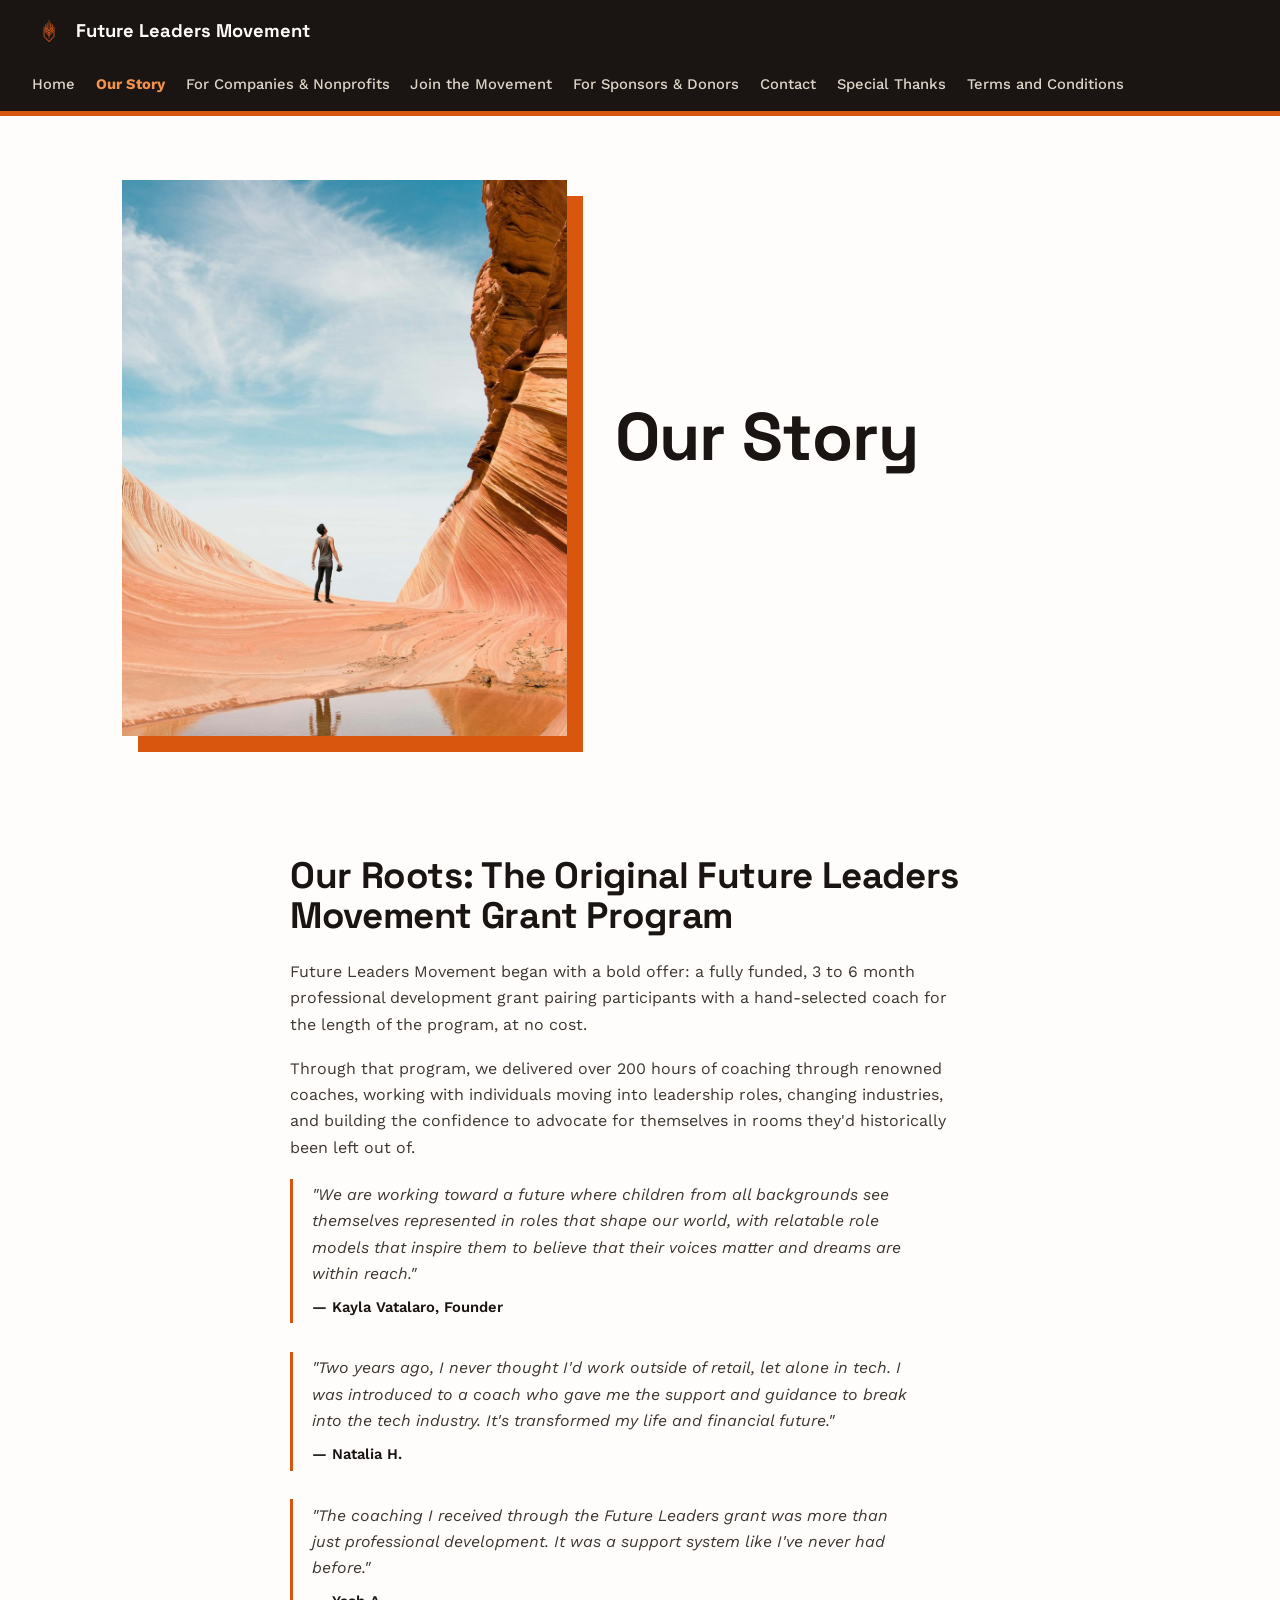
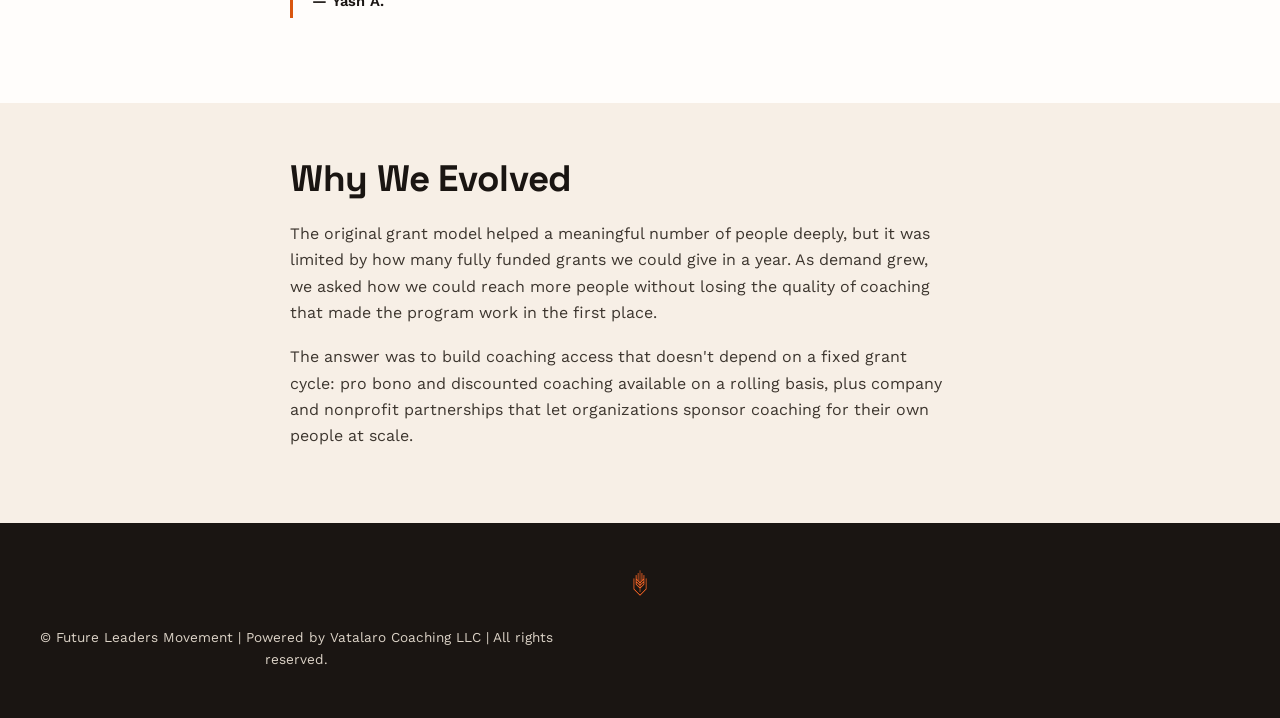
<file: our-story.html>
<!DOCTYPE html>
<html lang="en">
<head>
<meta charset="UTF-8">
<meta name="viewport" content="width=device-width, initial-scale=1.0">
<title>Our Story | Future Leaders Movement</title>
<link rel="stylesheet" href="style.css">
</head>
<body>

<header class="site-header">
  <a href="index.html" class="wordmark"><img src="images/logo-icon.png" alt="">Future Leaders Movement</a>
  <button class="nav-toggle" aria-label="Toggle navigation" aria-expanded="false">&#9776;</button>
  <nav class="site-nav">
    <a href="index.html">Home</a>
    <a href="our-story.html" aria-current="page">Our Story</a>
    <a href="for-companies.html">For Companies &amp; Nonprofits</a>
    <a href="join-the-movement.html">Join the Movement</a>
    <a href="for-sponsors.html">For Sponsors &amp; Donors</a>
    <a href="contact.html">Contact</a>
    <a href="special-thanks.html">Special Thanks</a>
    <a href="terms.html">Terms and Conditions</a>
  </nav>
</header>

<section class="hero">
  <div class="hero-grid reverse">
    <div class="hero-text">
      <h1>Our Story</h1>
    </div>
    <div class="hero-media">
      <img src="images/christopher-ruel.jpg" alt="A person standing at the base of towering, wave-like sandstone rock formations.">
    </div>
  </div>
</section>

<section class="section">
  <div class="section-inner narrow">
    <h2>Our Roots: The Original Future Leaders Movement Grant Program</h2>
    <p>Future Leaders Movement began with a bold offer: a fully funded, 3 to 6 month professional development grant pairing participants with a hand-selected coach for the length of the program, at no cost.</p>
    <p>Through that program, we delivered over 200 hours of coaching through renowned coaches, working with individuals moving into leadership roles, changing industries, and building the confidence to advocate for themselves in rooms they'd historically been left out of.</p>
    <blockquote>
      <p>"We are working toward a future where children from all backgrounds see themselves represented in roles that shape our world, with relatable role models that inspire them to believe that their voices matter and dreams are within reach."</p>
      <cite>— Kayla Vatalaro, Founder</cite>
    </blockquote>
    <blockquote>
      <p>"Two years ago, I never thought I'd work outside of retail, let alone in tech. I was introduced to a coach who gave me the support and guidance to break into the tech industry. It's transformed my life and financial future."</p>
      <cite>— Natalia H.</cite>
    </blockquote>
    <blockquote>
      <p>"The coaching I received through the Future Leaders grant was more than just professional development. It was a support system like I've never had before."</p>
      <cite>— Yash A.</cite>
    </blockquote>
  </div>
</section>

<section class="section band-cream">
  <div class="section-inner narrow">
    <h2>Why We Evolved</h2>
    <p>The original grant model helped a meaningful number of people deeply, but it was limited by how many fully funded grants we could give in a year. As demand grew, we asked how we could reach more people without losing the quality of coaching that made the program work in the first place.</p>
    <p>The answer was to build coaching access that doesn't depend on a fixed grant cycle: pro bono and discounted coaching available on a rolling basis, plus company and nonprofit partnerships that let organizations sponsor coaching for their own people at scale.</p>
  </div>
</section>

<footer class="site-footer">
  <img src="images/logo-icon.png" alt="Future Leaders Movement">
  <p>&copy; Future Leaders Movement | Powered by Vatalaro Coaching LLC | All rights reserved.</p>
</footer>

<script src="script.js" defer></script>
</body>
</html>
</file>
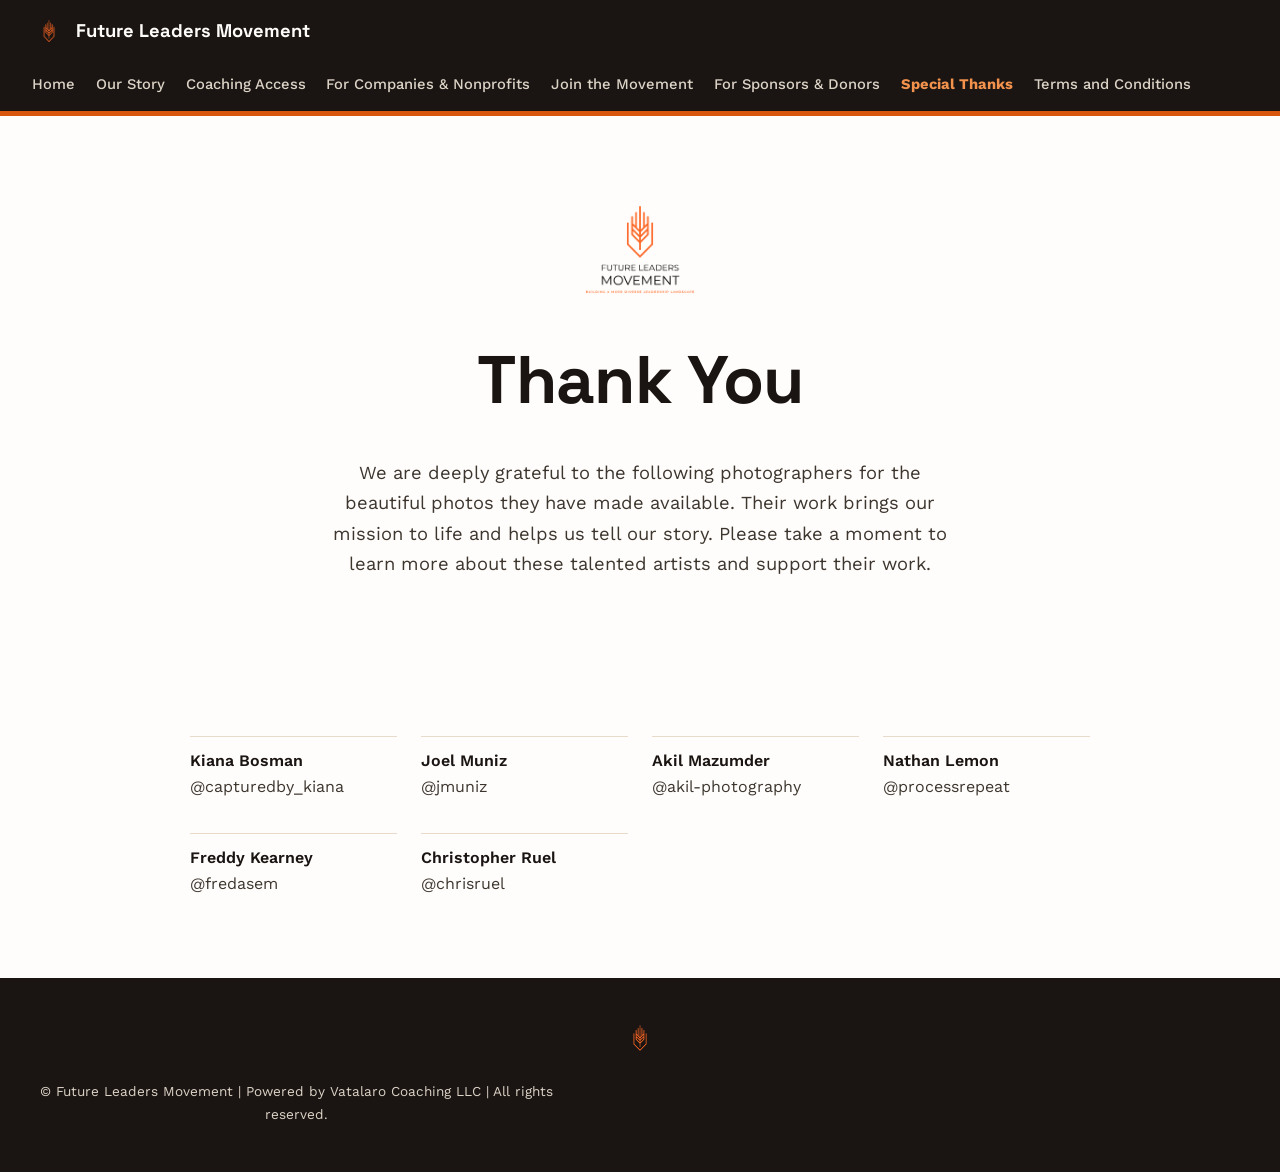
<file: special-thanks.html>
<!DOCTYPE html>
<html lang="en">
<head>
<meta charset="UTF-8">
<meta name="viewport" content="width=device-width, initial-scale=1.0">
<title>Special Thanks | Future Leaders Movement</title>
<link rel="stylesheet" href="style.css">
</head>
<body>

<header class="site-header">
  <a href="index.html" class="wordmark"><img src="images/logo-icon.png" alt="">Future Leaders Movement</a>
  <nav class="site-nav">
    <a href="index.html">Home</a>
    <a href="our-story.html">Our Story</a>
    <a href="coaching-access.html">Coaching Access</a>
    <a href="for-companies.html">For Companies &amp; Nonprofits</a>
    <a href="join-the-movement.html">Join the Movement</a>
    <a href="for-sponsors.html">For Sponsors &amp; Donors</a>
    <a href="special-thanks.html" aria-current="page">Special Thanks</a>
    <a href="terms.html">Terms and Conditions</a>
  </nav>
</header>

<section class="hero centered">
  <img src="images/logo-full.png" alt="Future Leaders Movement" class="hero-logo">
  <h1>Thank You</h1>
  <p class="lede">We are deeply grateful to the following photographers for the beautiful photos they have made available. Their work brings our mission to life and helps us tell our story. Please take a moment to learn more about these talented artists and support their work.</p>
</section>

<section class="section">
  <div class="section-inner">
    <ul class="credit-list">
      <li><span class="name">Kiana Bosman</span><br>@capturedby_kiana</li>
      <li><span class="name">Joel Muniz</span><br>@jmuniz</li>
      <li><span class="name">Akil Mazumder</span><br>@akil-photography</li>
      <li><span class="name">Nathan Lemon</span><br>@processrepeat</li>
      <li><span class="name">Freddy Kearney</span><br>@fredasem</li>
      <li><span class="name">Christopher Ruel</span><br>@chrisruel</li>
    </ul>
  </div>
</section>

<footer class="site-footer">
  <img src="images/logo-icon.png" alt="Future Leaders Movement">
  <p>&copy; Future Leaders Movement | Powered by Vatalaro Coaching LLC | All rights reserved.</p>
</footer>

</body>
</html>
</file>
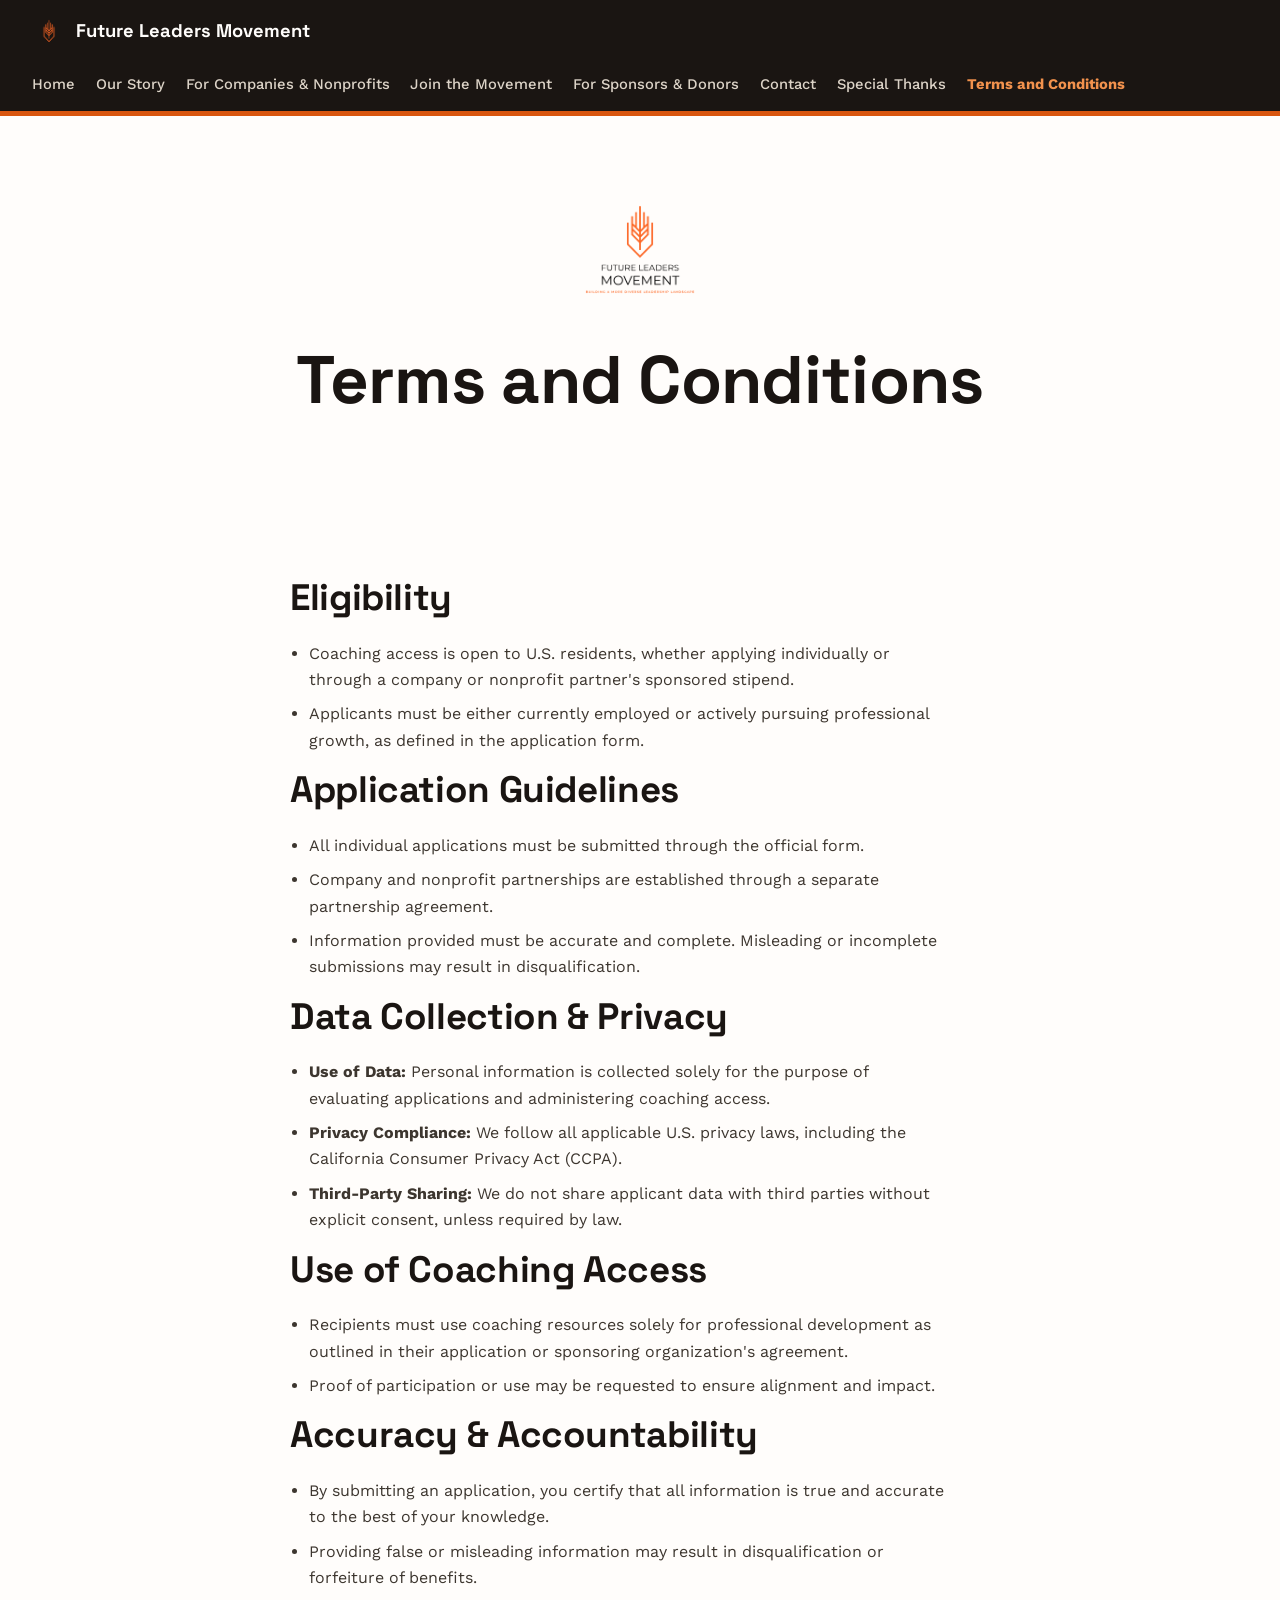
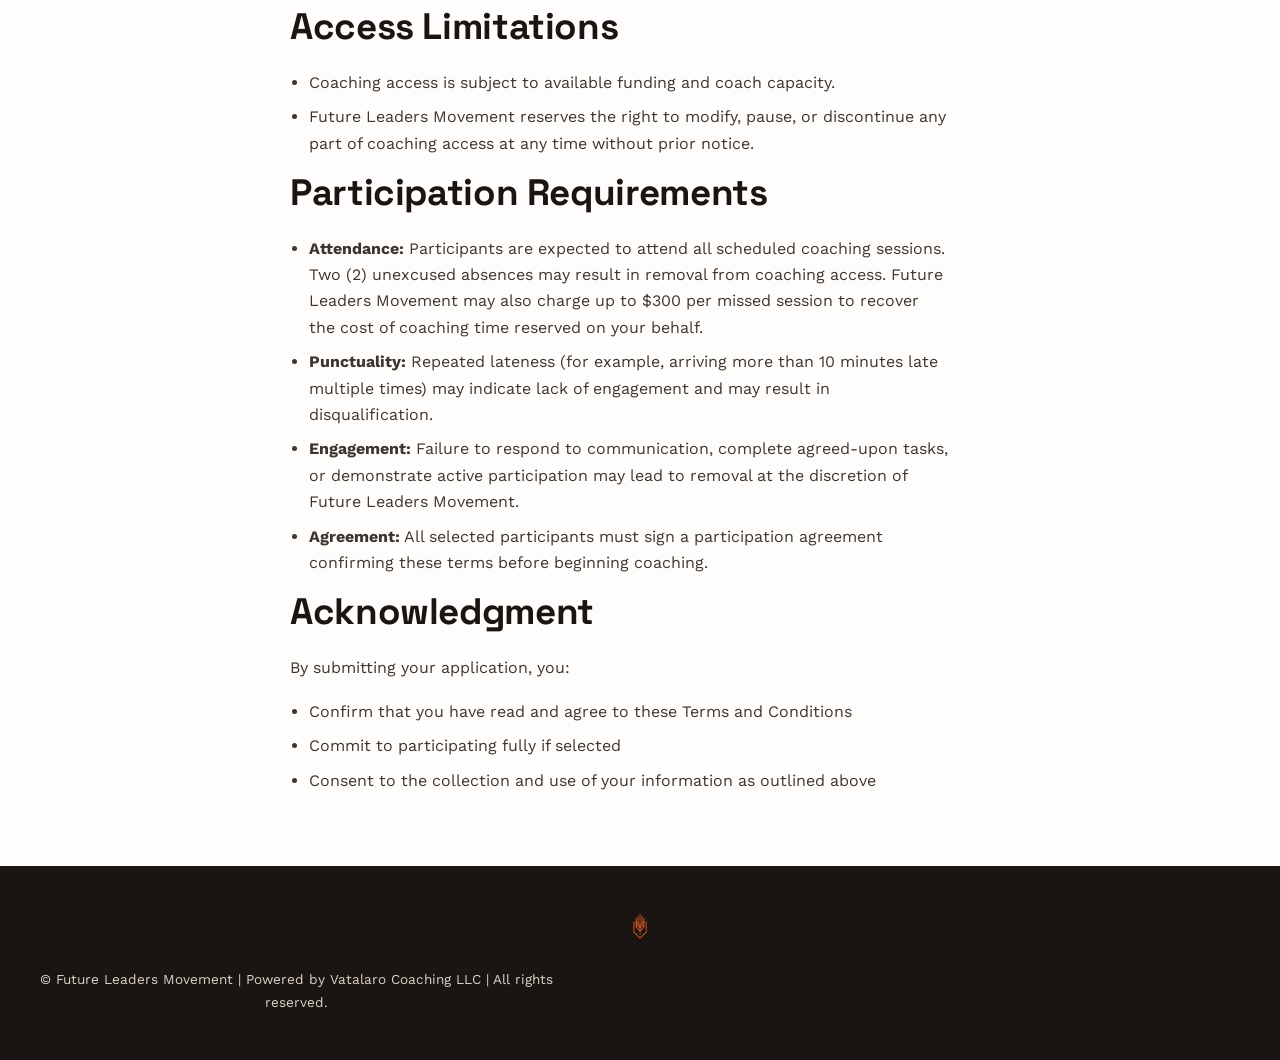
<file: terms.html>
<!DOCTYPE html>
<html lang="en">
<head>
<meta charset="UTF-8">
<meta name="viewport" content="width=device-width, initial-scale=1.0">
<title>Terms and Conditions | Future Leaders Movement</title>
<link rel="stylesheet" href="style.css">
</head>
<body>

<header class="site-header">
  <a href="index.html" class="wordmark"><img src="images/logo-icon.png" alt="">Future Leaders Movement</a>
  <button class="nav-toggle" aria-label="Toggle navigation" aria-expanded="false">&#9776;</button>
  <nav class="site-nav">
    <a href="index.html">Home</a>
    <a href="our-story.html">Our Story</a>
    <a href="for-companies.html">For Companies &amp; Nonprofits</a>
    <a href="join-the-movement.html">Join the Movement</a>
    <a href="for-sponsors.html">For Sponsors &amp; Donors</a>
    <a href="contact.html">Contact</a>
    <a href="special-thanks.html">Special Thanks</a>
    <a href="terms.html" aria-current="page">Terms and Conditions</a>
  </nav>
</header>

<section class="hero centered">
  <img src="images/logo-full.png" alt="Future Leaders Movement" class="hero-logo">
  <h1>Terms and Conditions</h1>
</section>

<section class="section">
  <div class="section-inner narrow">
    <h2>Eligibility</h2>
    <ul>
      <li>Coaching access is open to U.S. residents, whether applying individually or through a company or nonprofit partner's sponsored stipend.</li>
      <li>Applicants must be either currently employed or actively pursuing professional growth, as defined in the application form.</li>
    </ul>

    <h2>Application Guidelines</h2>
    <ul>
      <li>All individual applications must be submitted through the official form.</li>
      <li>Company and nonprofit partnerships are established through a separate partnership agreement.</li>
      <li>Information provided must be accurate and complete. Misleading or incomplete submissions may result in disqualification.</li>
    </ul>

    <h2>Data Collection &amp; Privacy</h2>
    <ul>
      <li><strong>Use of Data:</strong> Personal information is collected solely for the purpose of evaluating applications and administering coaching access.</li>
      <li><strong>Privacy Compliance:</strong> We follow all applicable U.S. privacy laws, including the California Consumer Privacy Act (CCPA).</li>
      <li><strong>Third-Party Sharing:</strong> We do not share applicant data with third parties without explicit consent, unless required by law.</li>
    </ul>

    <h2>Use of Coaching Access</h2>
    <ul>
      <li>Recipients must use coaching resources solely for professional development as outlined in their application or sponsoring organization's agreement.</li>
      <li>Proof of participation or use may be requested to ensure alignment and impact.</li>
    </ul>

    <h2>Accuracy &amp; Accountability</h2>
    <ul>
      <li>By submitting an application, you certify that all information is true and accurate to the best of your knowledge.</li>
      <li>Providing false or misleading information may result in disqualification or forfeiture of benefits.</li>
    </ul>

    <h2>Access Limitations</h2>
    <ul>
      <li>Coaching access is subject to available funding and coach capacity.</li>
      <li>Future Leaders Movement reserves the right to modify, pause, or discontinue any part of coaching access at any time without prior notice.</li>
    </ul>

    <h2>Participation Requirements</h2>
    <ul>
      <li><strong>Attendance:</strong> Participants are expected to attend all scheduled coaching sessions. Two (2) unexcused absences may result in removal from coaching access. Future Leaders Movement may also charge up to $300 per missed session to recover the cost of coaching time reserved on your behalf.</li>
      <li><strong>Punctuality:</strong> Repeated lateness (for example, arriving more than 10 minutes late multiple times) may indicate lack of engagement and may result in disqualification.</li>
      <li><strong>Engagement:</strong> Failure to respond to communication, complete agreed-upon tasks, or demonstrate active participation may lead to removal at the discretion of Future Leaders Movement.</li>
      <li><strong>Agreement:</strong> All selected participants must sign a participation agreement confirming these terms before beginning coaching.</li>
    </ul>

    <h2>Acknowledgment</h2>
    <p>By submitting your application, you:</p>
    <ul>
      <li>Confirm that you have read and agree to these Terms and Conditions</li>
      <li>Commit to participating fully if selected</li>
      <li>Consent to the collection and use of your information as outlined above</li>
    </ul>
  </div>
</section>

<footer class="site-footer">
  <img src="images/logo-icon.png" alt="Future Leaders Movement">
  <p>&copy; Future Leaders Movement | Powered by Vatalaro Coaching LLC | All rights reserved.</p>
</footer>

<script src="script.js" defer></script>
</body>
</html>
</file>
<file: style.css>
@import url('https://fonts.googleapis.com/css2?family=Space+Grotesk:wght@500;700&family=Work+Sans:wght@400;500;600;700&display=swap');

:root {
  --ink: #1A1512;
  --charcoal: #3D362F;
  --ember: #D9560F;
  --ember-light: #F2924D;
  --cream: #F7EFE6;
  --paper: #FFFDFB;
  --line: #E8DBC9;
}

* { box-sizing: border-box; }

html { scroll-behavior: smooth; }

body {
  margin: 0;
  font-family: 'Work Sans', sans-serif;
  color: var(--charcoal);
  background: var(--paper);
  line-height: 1.65;
}

h1, h2, h3 {
  font-family: 'Space Grotesk', sans-serif;
  color: var(--ink);
  line-height: 1.1;
  margin: 0 0 0.6em;
  letter-spacing: -0.01em;
}

h1 { font-size: clamp(2.6rem, 5.5vw, 4.2rem); font-weight: 700; }
h2 { font-size: clamp(1.7rem, 3vw, 2.3rem); font-weight: 700; }
h3 { font-size: 1.25rem; font-weight: 700; }

p { margin: 0 0 1.1em; max-width: 66ch; }

a { color: var(--ember); text-decoration: none; }
a:hover, a:focus-visible { text-decoration: underline; }

ul { padding-left: 1.2em; max-width: 66ch; }
li { margin-bottom: 0.5em; }

/* Header */
.site-header {
  display: flex;
  align-items: center;
  justify-content: space-between;
  gap: 1.5rem;
  padding: 0.9rem 2rem;
  background: var(--ink);
  flex-wrap: wrap;
  border-bottom: 5px solid var(--ember);
}

.wordmark {
  display: flex;
  align-items: center;
  gap: 0.6rem;
  font-family: 'Space Grotesk', sans-serif;
  font-size: 1.15rem;
  font-weight: 700;
  color: var(--paper);
  text-decoration: none;
  white-space: nowrap;
}
.wordmark:hover { text-decoration: none; }
.wordmark img { height: 34px; width: auto; display: block; }

.site-nav {
  display: flex;
  flex-wrap: wrap;
  gap: 0.4rem 1.3rem;
}

.site-nav a {
  color: #DCD3C7;
  font-size: 0.92rem;
  font-weight: 500;
}

.site-nav a[aria-current="page"] {
  color: var(--ember-light);
  font-weight: 700;
}

.site-nav a:hover { color: var(--ember-light); text-decoration: none; }

/* Mobile nav toggle */
.nav-toggle {
  display: none;
  background: none;
  border: 2px solid #4a423a;
  color: var(--paper);
  font-size: 1.1rem;
  line-height: 1;
  padding: 0.45em 0.7em;
  border-radius: 3px;
  cursor: pointer;
  margin-left: auto;
}
.nav-toggle:hover { border-color: var(--ember); }

@media (max-width: 700px) {
  .nav-toggle { display: inline-flex; align-items: center; justify-content: center; }
  .site-nav {
    display: none;
    flex-basis: 100%;
    flex-direction: column;
    gap: 0.9rem;
    padding-top: 1rem;
  }
  .site-nav.open { display: flex; }
}

/* Hero */
.hero {
  padding: 4rem 2rem;
  max-width: 1100px;
  margin: 0 auto;
}

.hero-grid {
  display: grid;
  grid-template-columns: 1.1fr 0.9fr;
  gap: 3rem;
  align-items: center;
}

.hero-grid.reverse { grid-template-columns: 0.9fr 1.1fr; }
.hero-grid.reverse .hero-text { order: 2; }
.hero-grid.reverse .hero-media { order: 1; }

@media (max-width: 780px) {
  .hero-grid, .hero-grid.reverse { grid-template-columns: 1fr; }
  .hero-grid.reverse .hero-text { order: 1; }
  .hero-grid.reverse .hero-media { order: 2; }
}

.hero-logo {
  display: block;
  width: 140px;
  margin: 0 auto 1.5rem;
}

.hero.centered {
  text-align: center;
}
.hero.centered p.lede { margin-left: auto; margin-right: auto; }

.hero p.lede {
  font-size: 1.15rem;
  max-width: 56ch;
}

.hero-media {
  position: relative;
}
.hero-media::before {
  content: '';
  position: absolute;
  top: 16px;
  left: 16px;
  width: 100%;
  height: 100%;
  background: var(--ember);
  z-index: 1;
}
.hero-media img {
  position: relative;
  z-index: 2;
  display: block;
  width: 100%;
  aspect-ratio: 4 / 5;
  object-fit: cover;
}

.hero-media.wide img {
  aspect-ratio: 3 / 2;
}

.btn {
  display: inline-block;
  background: var(--ember);
  color: var(--paper);
  padding: 0.75em 1.6em;
  border-radius: 2px;
  font-weight: 700;
  font-family: 'Space Grotesk', sans-serif;
  font-size: 0.98rem;
  margin-top: 0.5em;
}
.btn:hover { background: var(--ink); text-decoration: none; }

.btn-outline {
  display: inline-block;
  border: 2px solid var(--ink);
  color: var(--ink);
  padding: 0.7em 1.5em;
  border-radius: 2px;
  font-weight: 700;
  font-family: 'Space Grotesk', sans-serif;
  font-size: 0.98rem;
}
.btn-outline:hover { border-color: var(--ember); color: var(--ember); text-decoration: none; }

/* Section bands */
.section {
  padding: 3.5rem 2rem;
}
.section.band-cream { background: var(--cream); }
.section-inner {
  max-width: 900px;
  margin: 0 auto;
}
.section-inner.narrow { max-width: 700px; }

.eyebrow {
  color: var(--ember);
  font-weight: 600;
  font-size: 0.85rem;
  margin-bottom: 0.4em;
}

/* Quotes / testimonials */
blockquote {
  border-left: 3px solid var(--ember);
  margin: 0 0 1.8rem;
  padding: 0.2rem 0 0.2rem 1.2rem;
  max-width: 62ch;
}
blockquote p { font-style: italic; margin-bottom: 0.4em; }
blockquote cite {
  font-style: normal;
  font-weight: 600;
  color: var(--ink);
  font-size: 0.92rem;
}

/* Steps */
.steps {
  list-style: none;
  padding: 0;
  counter-reset: step;
  max-width: 66ch;
}
.steps li {
  counter-increment: step;
  position: relative;
  padding-left: 2.6em;
  margin-bottom: 1.3em;
}
.steps li::before {
  content: counter(step);
  position: absolute;
  left: 0;
  top: -0.1em;
  width: 1.7em;
  height: 1.7em;
  border-radius: 50%;
  background: var(--ember);
  color: var(--paper);
  font-family: 'Source Serif 4', serif;
  font-weight: 600;
  font-size: 0.95rem;
  display: flex;
  align-items: center;
  justify-content: center;
}

/* Involvement / audience grid */
.grid {
  display: grid;
  grid-template-columns: repeat(auto-fit, minmax(230px, 1fr));
  gap: 2rem;
  max-width: 1000px;
}
.grid-item {
  border-top: 4px solid var(--ember);
  padding-top: 1rem;
}

/* Inline content images (secondary photos within a section) */
.section-image {
  border-top: 4px solid var(--ember);
  margin: 1.8rem 0;
  max-width: 640px;
}
.section-image img {
  display: block;
  width: 100%;
}
.section-image figcaption {
  font-size: 0.82rem;
  color: var(--charcoal);
  margin-top: 0.5em;
}

/* Photographer credits list */
.credit-list {
  list-style: none;
  padding: 0;
  display: grid;
  grid-template-columns: repeat(auto-fit, minmax(200px, 1fr));
  gap: 1.5rem;
  max-width: 900px;
}
.credit-list li {
  border-top: 1px solid var(--line);
  padding-top: 0.7em;
}
.credit-list .name { font-weight: 600; color: var(--ink); }

/* FAQ */
.faq dt {
  font-weight: 600;
  color: var(--ink);
  margin-top: 1.3em;
  font-family: 'Source Serif 4', serif;
  font-size: 1.05rem;
}
.faq dd { margin: 0.3em 0 0; max-width: 66ch; }

/* Contact form */
.contact-form {
  max-width: 560px;
  margin-top: 1.5rem;
}
.contact-form label {
  display: block;
  font-family: 'Space Grotesk', sans-serif;
  font-weight: 700;
  color: var(--ink);
  margin-bottom: 1.3em;
}
.contact-form input,
.contact-form textarea {
  display: block;
  width: 100%;
  margin-top: 0.4em;
  padding: 0.7em 0.8em;
  font-family: 'Work Sans', sans-serif;
  font-size: 1rem;
  color: var(--charcoal);
  background: var(--paper);
  border: 2px solid var(--line);
  border-radius: 2px;
}
.contact-form input:focus,
.contact-form textarea:focus {
  outline: none;
  border-color: var(--ember);
}
.contact-form textarea {
  min-height: 140px;
  resize: vertical;
  font-family: inherit;
}
.contact-form button {
  border: none;
  cursor: pointer;
  font-size: 1rem;
}

/* Footer */
.site-footer {
  padding: 2.5rem 2rem 2rem;
  text-align: center;
  font-size: 0.85rem;
  background: var(--ink);
  color: #DCD3C7;
}
.site-footer img { height: 40px; width: auto; margin-bottom: 1rem; }
.site-footer a { color: var(--ember-light); }

@media (max-width: 640px) {
  .site-header { padding: 1rem 1.2rem; }
  .hero, .section { padding-left: 1.2rem; padding-right: 1.2rem; }
}
</file>
